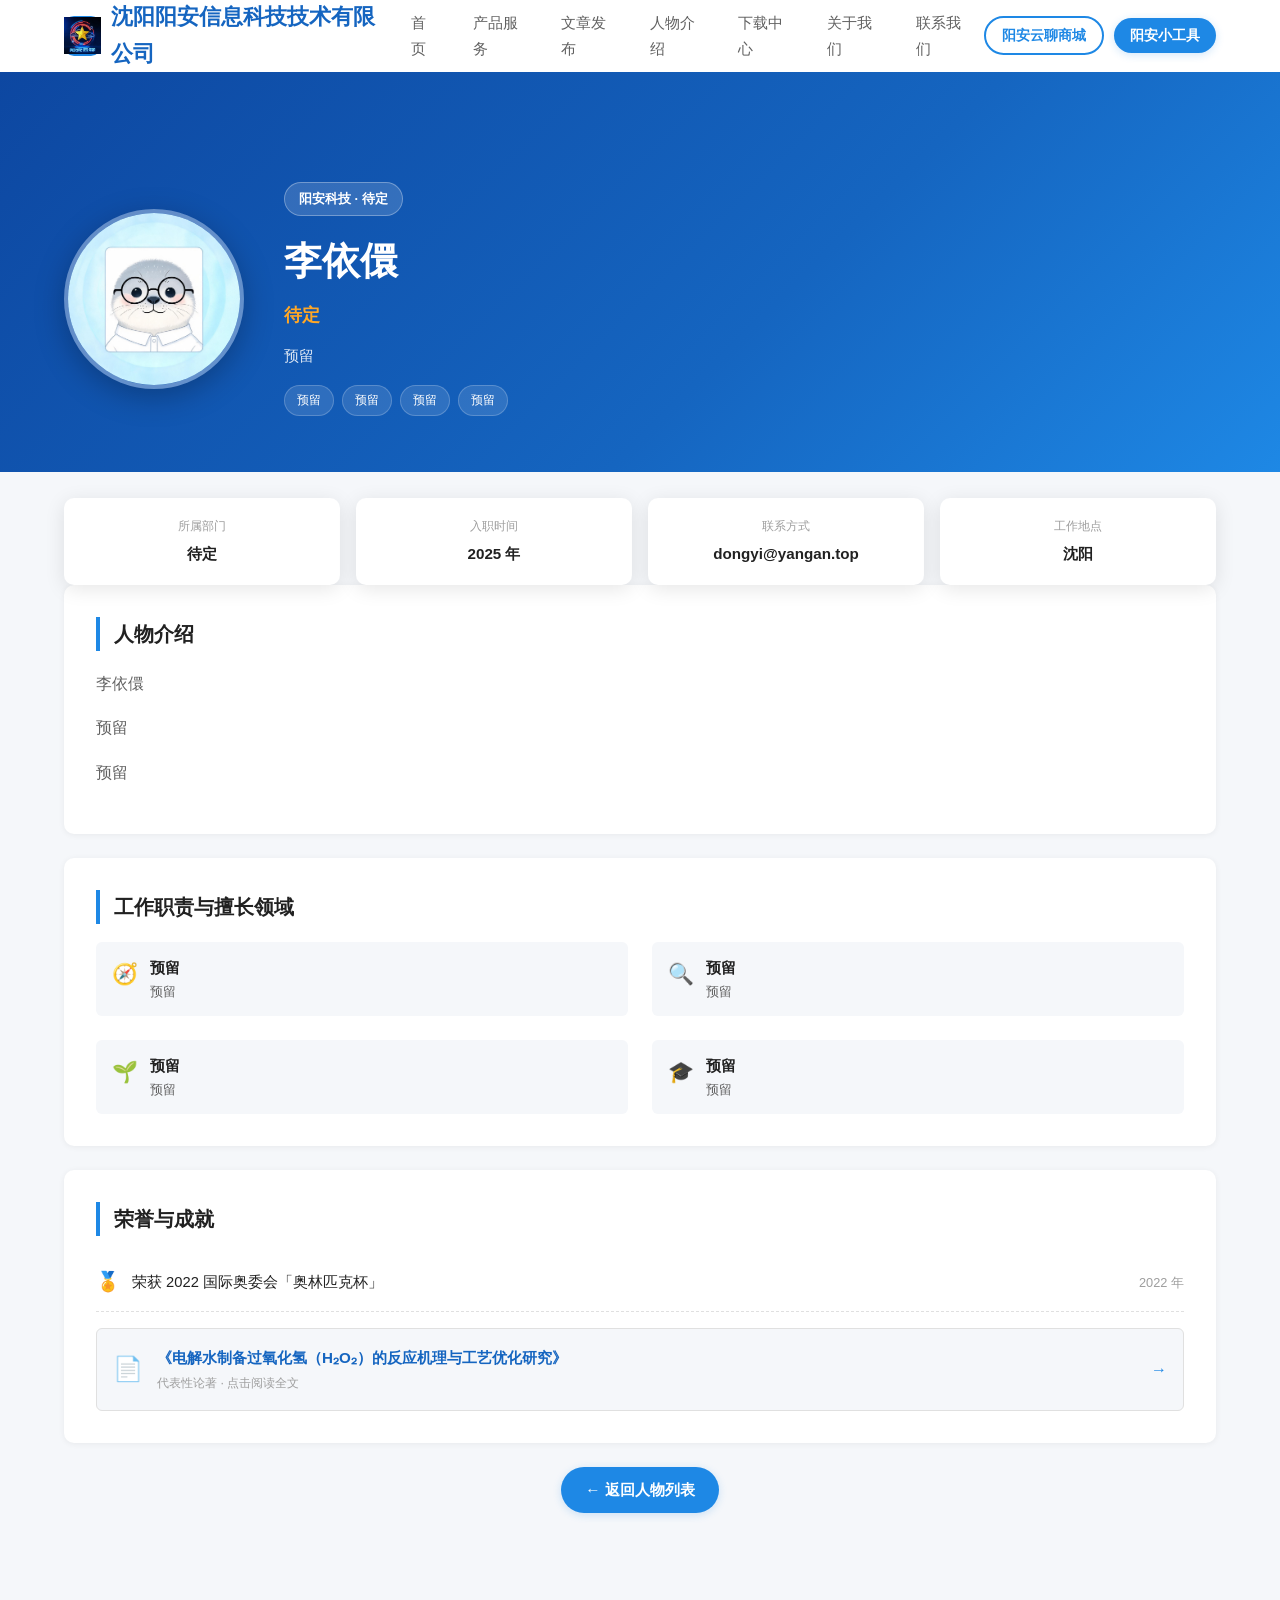
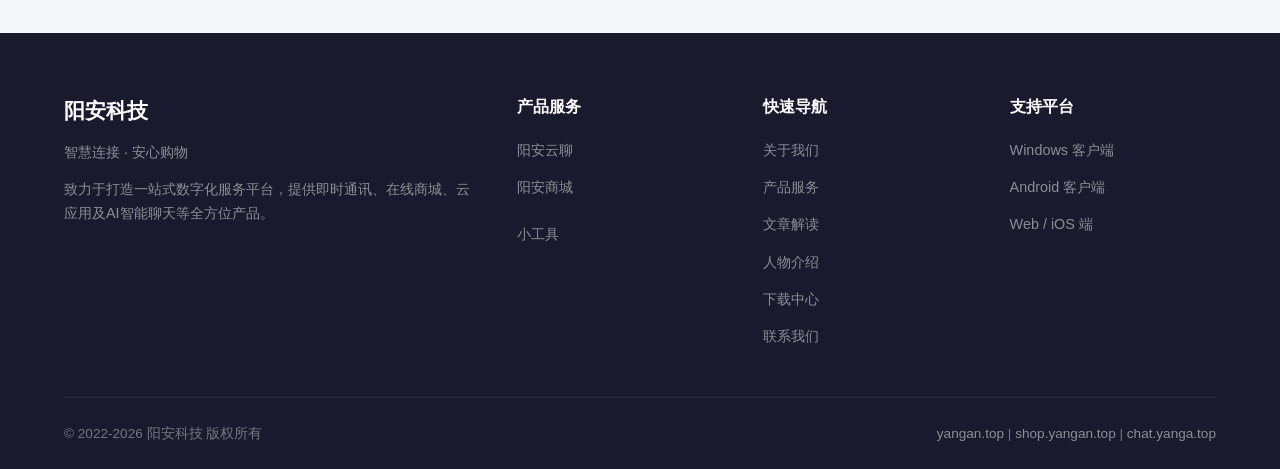
<file: official/character-05.html>
<!DOCTYPE html>
<html lang="zh-CN">
<head>
    <meta charset="UTF-8">
    <meta name="viewport" content="width=device-width, initial-scale=1.0">
    <title>李依儇 - 阳安科技</title>
    <link rel="canonical" href="https://yangan.top/official/character-05.html">
    <meta name="robots" content="index,follow">
    <link rel="icon" type="image/x-icon" href="../favicon.ico">
    <link rel="stylesheet" href="official.css">
    <style>
        .char-hero {
            background: linear-gradient(135deg, var(--primary-darker) 0%, var(--primary-dark) 60%, var(--primary) 100%);
            color: #fff; padding: 110px 0 56px; margin-top: var(--nav-height);
        }
        .char-hero-inner { display: flex; align-items: center; gap: 40px; flex-wrap: wrap; }
        .char-avatar {
            width: 180px; height: 180px; border-radius: 50%; overflow: hidden; flex-shrink: 0;
            border: 4px solid rgba(255,255,255,0.35); box-shadow: 0 8px 30px rgba(0,0,0,0.25);
        }
        .char-avatar img { width: 100%; height: 100%; object-fit: cover; }
        .char-hero-info { flex: 1; min-width: 260px; }
        .char-hero-info .char-tag {
            display: inline-block; padding: 5px 14px; margin-bottom: 12px;
            background: rgba(255,255,255,0.15); border: 1px solid rgba(255,255,255,0.3);
            border-radius: 50px; font-size: 0.8rem; font-weight: 600;
        }
        .char-hero-info h1 { font-size: 2.4rem; font-weight: 800; margin-bottom: 8px; }
        .char-hero-info .char-role { font-size: 1.1rem; color: var(--accent-light); font-weight: 600; margin-bottom: 12px; }
        .char-hero-info .char-slogan { font-size: 0.95rem; opacity: 0.85; max-width: 560px; }
        .char-hero-info .char-tags { display: flex; flex-wrap: wrap; gap: 8px; margin-top: 16px; }
        .char-hero-info .char-tags span {
            font-size: 0.78rem; background: rgba(255,255,255,0.12);
            border: 1px solid rgba(255,255,255,0.2); border-radius: 50px; padding: 4px 12px;
        }
        .char-facts { display: grid; grid-template-columns: repeat(4, 1fr); gap: 16px; margin-top: -34px; position: relative; z-index: 2; }
        .char-fact { background: #fff; border-radius: var(--radius); padding: 18px; box-shadow: var(--shadow-lg); text-align: center; }
        .char-fact .fact-label { font-size: 0.78rem; color: var(--text-muted); margin-bottom: 4px; }
        .char-fact .fact-value { font-size: 0.95rem; font-weight: 700; color: var(--text); }
        .char-section { background: #fff; border-radius: var(--radius); padding: 32px; box-shadow: var(--shadow); margin-bottom: 24px; }
        .char-section h2 { font-size: 1.25rem; font-weight: 700; margin-bottom: 18px; padding-left: 14px; border-left: 4px solid var(--primary); }
        .char-section p { color: var(--text-light); line-height: 1.9; margin-bottom: 14px; }
        .char-cols { display: grid; grid-template-columns: 1fr 1fr; gap: 24px; }
        .char-skill { display: flex; gap: 12px; align-items: flex-start; padding: 14px 16px; background: var(--bg); border-radius: var(--radius-sm); }
        .char-skill .sk-ico { font-size: 1.3rem; }
        .char-skill .sk-name { font-weight: 700; font-size: 0.92rem; }
        .char-skill .sk-desc { font-size: 0.82rem; color: var(--text-light); line-height: 1.6; }
        .char-honor { display: flex; align-items: center; gap: 12px; padding: 12px 0; border-bottom: 1px dashed var(--border); }
        .char-honor:last-child { border-bottom: none; }
        .char-honor .h-ico { font-size: 1.2rem; }
        .char-honor .h-text { font-size: 0.92rem; }
        .char-honor .h-year { margin-left: auto; font-size: 0.8rem; color: var(--text-muted); white-space: nowrap; }
        .char-paper {
            display: flex; align-items: center; gap: 14px; padding: 16px; margin-top: 16px;
            background: var(--bg); border-radius: var(--radius-sm); border: 1px solid var(--border);
            transition: all var(--transition); cursor: pointer;
        }
        .char-paper:hover { border-color: var(--primary); box-shadow: var(--shadow); }
        .char-paper .p-ico { font-size: 1.5rem; }
        .char-paper .p-title { font-weight: 700; font-size: 0.95rem; color: var(--primary-dark); }
        .char-paper .p-meta { font-size: 0.78rem; color: var(--text-muted); margin-top: 2px; }
        .char-paper .p-arrow { margin-left: auto; color: var(--primary); font-weight: 700; }
        .char-back { text-align: center; margin: 8px 0 40px; }
        .char-pager { display: flex; justify-content: space-between; gap: 16px; margin-top: 28px; }
        .char-pager a { flex: 1; background: #fff; border-radius: var(--radius); padding: 18px 24px; box-shadow: var(--shadow); transition: all var(--transition); }
        .char-pager a:hover { box-shadow: var(--shadow-lg); transform: translateY(-3px); }
        .char-pager a .p-label { font-size: 0.75rem; color: var(--text-muted); }
        .char-pager a .p-name { font-weight: 700; margin-top: 4px; }
        .char-pager a.next { text-align: right; }
        @media (max-width: 768px) {
            .char-hero-inner { justify-content: center; text-align: center; gap: 24px; }
            .char-hero-info .char-slogan { margin: 0 auto; }
            .char-facts { grid-template-columns: repeat(2, 1fr); }
            .char-cols { grid-template-columns: 1fr; }
            .char-section { padding: 22px; }
            .char-hero-info h1 { font-size: 1.9rem; }
        }
        @media (max-width: 480px) { .char-facts { grid-template-columns: 1fr; } }
    </style>
</head>
<body>

<!-- NAV -->
<nav class="nav" id="navbar">
    <div class="container">
        <a href="official.html" class="nav-logo"><div class="logo-icon"><img src="../favicon.ico"></div>沈阳阳安信息科技技术有限公司</a>
        <div class="nav-links" id="navLinks">
            <a href="official.html">首页</a>
            <a href="official-products.html">产品服务</a>
            <a href="official-articles.html">文章发布</a>
            <a href="official-characters.html" class="active">人物介绍</a>
            <a href="official-download.html">下载中心</a>
            <a href="official-about.html">关于我们</a>
            <a href="official-contact.html">联系我们</a>
        </div>
        <div class="nav-cta">
            <a href="https://shop.yangan.top" class="btn btn-outline btn-sm" target="_blank">阳安云聊商城</a>
            <a href="https://chat.yangan.top" class="btn btn-primary btn-sm" target="_blank">阳安小工具</a>
        </div>
        <button class="hamburger" id="hamburger" aria-label="菜单"><span></span><span></span><span></span></button>
    </div>
</nav>
<div class="mobile-nav" id="mobileNav">
    <div class="mobile-nav-inner">
        <a href="official.html" class="mobile-nav-item"><span class="icon">🏠</span><span>首页</span></a>
        <a href="official-products.html" class="mobile-nav-item"><span class="icon">📦</span><span>产品</span></a>
        <a href="official-articles.html" class="mobile-nav-item"><span class="icon">📰</span><span>文章</span></a>
        <a href="official-characters.html" class="mobile-nav-item active"><span class="icon">👥</span><span>人物</span></a>
        <a href="official-download.html" class="mobile-nav-item"><span class="icon">📥</span><span>下载</span></a>
    </div>
</div>

<section class="char-hero">
    <div class="container">
        <div class="char-hero-inner">
            <div class="char-avatar">
                <img src="images/characters/seal-li-yixuan.jpg" alt="李依儇">
            </div>
            <div class="char-hero-info">
                <span class="char-tag">阳安科技 · 待定</span>
                <h1>李依儇</h1>
                <div class="char-role">待定</div>
                <p class="char-slogan">预留</p>
                <div class="char-tags">
                    <span>预留</span>
                    <span>预留</span>
                    <span>预留</span>
                    <span>预留</span>
                </div>
            </div>
        </div>
    </div>
</section>

<section class="section" style="padding-top:60px;">
    <div class="container">

        <div class="char-facts">
            <div class="char-fact"><div class="fact-label">所属部门</div><div class="fact-value">待定</div></div>
            <div class="char-fact"><div class="fact-label">入职时间</div><div class="fact-value">2025 年</div></div>
            <div class="char-fact"><div class="fact-label">联系方式</div><div class="fact-value">dongyi@yangan.top</div></div>
            <div class="char-fact"><div class="fact-label">工作地点</div><div class="fact-value">沈阳</div></div>
        </div>

        <div class="char-section">
            <h2>人物介绍</h2>
            <p>李依儇</p>
            <p>预留</p>
            <p>预留</p>
        </div>

        <div class="char-section">
            <h2>工作职责与擅长领域</h2>
            <div class="char-cols">
                <div class="char-skill"><div class="sk-ico">🧭</div><div><div class="sk-name">预留</div><div class="sk-desc">预留</div></div></div>
                <div class="char-skill"><div class="sk-ico">🔍</div><div><div class="sk-name">预留</div><div class="sk-desc">预留</div></div></div>
                <div class="char-skill"><div class="sk-ico">🌱</div><div><div class="sk-name">预留</div><div class="sk-desc">预留</div></div></div>
                <div class="char-skill"><div class="sk-ico">🎓</div><div><div class="sk-name">预留</div><div class="sk-desc">预留</div></div></div>
            </div>
        </div>

        <div class="char-section">
            <h2>荣誉与成就</h2>
            <div class="char-honor"><div class="h-ico">🏅</div><div class="h-text">荣获 2022 国际奥委会「奥林匹克杯」</div><div class="h-year">2022 年</div></div>
            <a class="char-paper" href="http://47.80.18.168/article/view.php?id=9" target="_blank">
                <div class="p-ico">📄</div>
                <div>
                    <div class="p-title">《电解水制备过氧化氢（H₂O₂）的反应机理与工艺优化研究》</div>
                    <div class="p-meta">代表性论著 · 点击阅读全文</div>
                </div>
                <div class="p-arrow">→</div>
            </a>
        </div>

        <div class="char-back">
            <a href="official-characters.html" class="btn btn-primary">← 返回人物列表</a>
        </div>
    </div>
</section>

<footer class="footer">
    <div class="container">
        <div class="footer-grid">
            <div class="footer-brand"><h3>阳安科技</h3><p>智慧连接 · 安心购物</p><p style="margin-top:12px;">致力于打造一站式数字化服务平台，提供即时通讯、在线商城、云应用及AI智能聊天等全方位产品。</p></div>
            <div class="footer-col"><h4>产品服务</h4><ul><li><a href="https://yangan.top" target="_blank">阳安云聊</a></li><li><a href="https://shop.yangan.top" target="_blank">阳安商城</a></li><li></li><li><a href="https://chat.yangan.top" target="_blank">小工具</a></li></ul></div>
            <div class="footer-col"><h4>快速导航</h4><ul><li><a href="official-about.html">关于我们</a></li><li><a href="official-products.html">产品服务</a></li><li><a href="official-articles.html">文章解读</a></li><li><a href="official-characters.html">人物介绍</a></li><li><a href="official-download.html">下载中心</a></li><li><a href="official-contact.html">联系我们</a></li></ul></div>
            <div class="footer-col"><h4>支持平台</h4><ul><li><a href="../download/yanganchat.exe">Windows 客户端</a></li><li><a href="../download/yanganonline.apk">Android 客户端</a></li><li><a href="https://yangan.top" target="_blank">Web / iOS 端</a></li></ul></div>
        </div>
        <div class="footer-bottom">
            <span>&copy; 2022-2026 阳安科技 版权所有</span>
            <span><a href="https://yangan.top">yangan.top</a> | <a href="https://shop.yangan.top">shop.yangan.top</a> | <a href="https://chat.yangan.top">chat.yanga.top</a></span>
        </div>
    </div>
</footer>
<button class="back-to-top" id="backToTop" aria-label="返回顶部">↑</button>

<script src="official.js"></script>
</body>
</html>
</file>
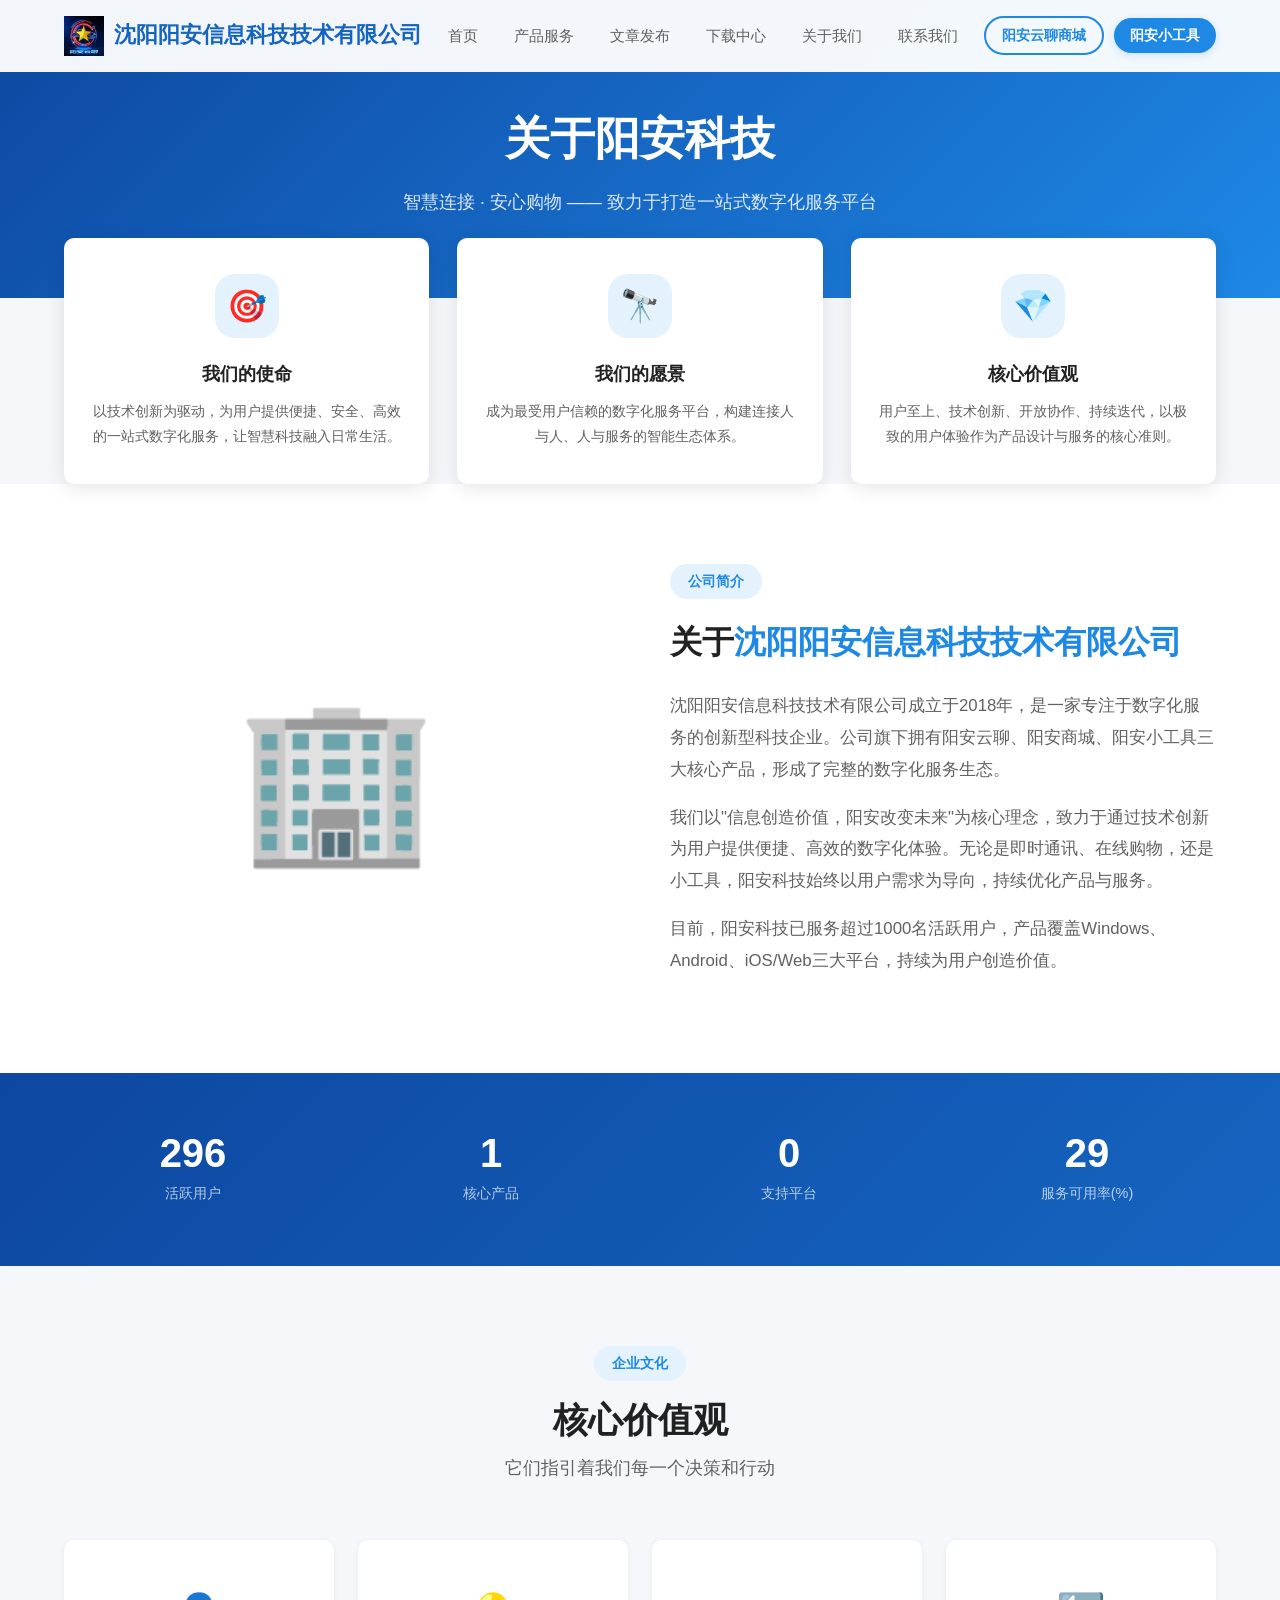
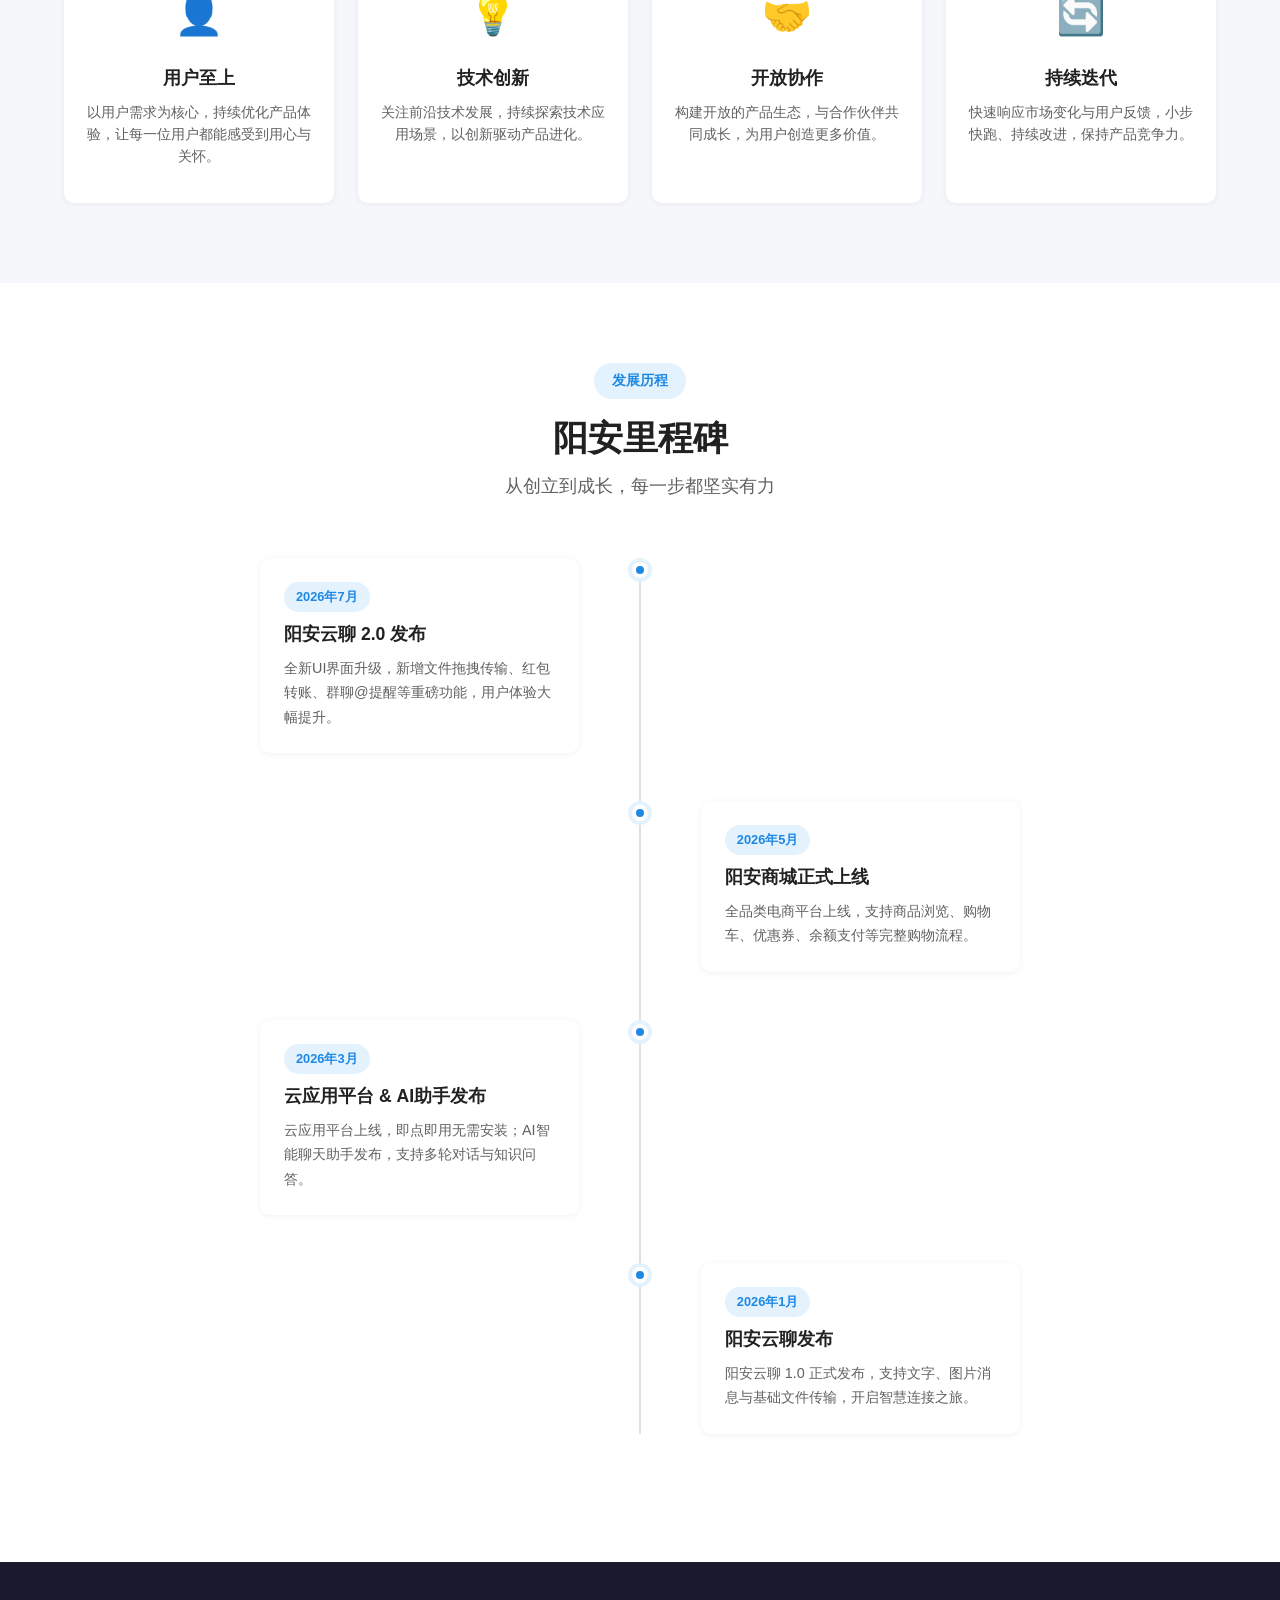
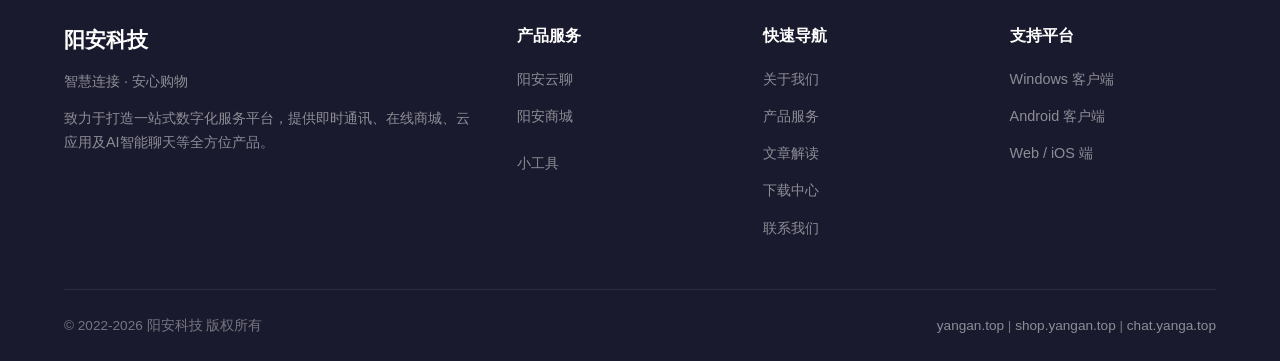
<file: official/official-about.html>
<!DOCTYPE html>
<html lang="zh-CN">
<head>
    <meta charset="UTF-8">
    <meta name="viewport" content="width=device-width, initial-scale=1.0">
    <meta name="description" content="关于阳安科技 - 了解我们的使命、愿景、团队和发展历程">
    <title>关于我们 - 阳安科技</title>
    <link rel="canonical" href="https://yangan.top/official/official-about.html">
    <link rel="icon" type="image/x-icon" href="../favicon.ico">
    <link rel="stylesheet" href="official.css">
    <style>
        .about-hero { background: linear-gradient(135deg, #0d47a1, #1e88e5); padding: 100px 0 80px; color: #fff; text-align: center; }
        .about-hero h1 { font-size: 2.8rem; font-weight: 800; margin-bottom: 12px; }
        .about-hero p { font-size: 1.1rem; opacity: 0.85; max-width: 600px; margin: 0 auto; }
        .mission-grid { display: grid; grid-template-columns: repeat(3, 1fr); gap: 28px; margin-top: -60px; position: relative; z-index: 1; }
        .mission-card { background: #fff; border-radius: var(--radius); padding: 36px 28px; text-align: center; box-shadow: var(--shadow-lg); transition: all var(--transition); }
        .mission-card:hover { transform: translateY(-8px); }
        .mission-card .m-icon { width: 64px; height: 64px; background: var(--primary-bg); border-radius: 20px; display: flex; align-items: center; justify-content: center; margin: 0 auto 20px; font-size: 2rem; }
        .mission-card h3 { font-size: 1.15rem; font-weight: 700; margin-bottom: 10px; }
        .mission-card p { font-size: 0.9rem; color: var(--text-light); line-height: 1.7; }
        .story-section { padding: 80px 0; background: #fff; }
        .story-grid { display: grid; grid-template-columns: 1fr 1fr; gap: 60px; align-items: center; }
        .story-grid .story-visual { text-align: center; }
        .story-grid .story-visual .story-icon { font-size: 10rem; display: block; }
        .story-grid .story-text h2 { font-size: 2rem; font-weight: 700; margin-bottom: 20px; }
        .story-grid .story-text h2 span { color: var(--primary); }
        .story-grid .story-text p { color: var(--text-light); font-size: 1.05rem; line-height: 1.9; margin-bottom: 16px; }
        .timeline-section { padding: 80px 0; }
        .milestone-timeline { position: relative; max-width: 800px; margin: 0 auto; padding: 0 20px; }
        .milestone-timeline::before { content: ''; position: absolute; left: 50%; transform: translateX(-50%); top: 0; bottom: 0; width: 2px; background: var(--border); }
        .ms-item { display: flex; align-items: flex-start; margin-bottom: 48px; position: relative; }
        .ms-item:nth-child(odd) { flex-direction: row; }
        .ms-item:nth-child(even) { flex-direction: row-reverse; }
        .ms-item .ms-dot { width: 16px; height: 16px; background: var(--primary); border-radius: 50%; border: 4px solid #fff; box-shadow: 0 0 0 4px var(--primary-bg); position: absolute; left: 50%; top: 4px; transform: translateX(-50%); z-index: 1; }
        .ms-item .ms-content { width: 42%; padding: 24px; background: #fff; border-radius: var(--radius); box-shadow: var(--shadow); transition: all var(--transition); }
        .ms-item .ms-content:hover { box-shadow: var(--shadow-lg); }
        .ms-item .ms-content .ms-year { display: inline-block; padding: 4px 12px; background: var(--primary-bg); color: var(--primary); border-radius: 50px; font-size: 0.8rem; font-weight: 600; margin-bottom: 8px; }
        .ms-item .ms-content h3 { font-size: 1.1rem; font-weight: 700; margin-bottom: 6px; }
        .ms-item .ms-content p { font-size: 0.9rem; color: var(--text-light); line-height: 1.7; }
        .values-grid { display: grid; grid-template-columns: repeat(4, 1fr); gap: 24px; }
        .value-card { background: #fff; border-radius: var(--radius); padding: 36px 20px; text-align: center; box-shadow: var(--shadow); transition: all var(--transition); border-top: 4px solid transparent; }
        .value-card:hover { transform: translateY(-6px); box-shadow: var(--shadow-lg); border-top-color: var(--primary); }
        .value-card .v-icon { font-size: 2.5rem; margin-bottom: 16px; }
        .value-card h3 { font-size: 1.1rem; font-weight: 700; margin-bottom: 8px; }
        .value-card p { font-size: 0.85rem; color: var(--text-light); line-height: 1.6; }
        .team-grid { display: grid; grid-template-columns: repeat(4, 1fr); gap: 24px; }
        .team-card { background: #fff; border-radius: var(--radius); overflow: hidden; box-shadow: var(--shadow); transition: all var(--transition); text-align: center; }
        .team-card:hover { transform: translateY(-6px); box-shadow: var(--shadow-lg); }
        .team-card .avatar { width: 100%; aspect-ratio: 1; background: var(--primary-bg); display: flex; align-items: center; justify-content: center; font-size: 4rem; }
        .team-card .t-info { padding: 20px 16px; }
        .team-card .t-info h3 { font-size: 1.05rem; font-weight: 700; margin-bottom: 4px; }
        .team-card .t-info .role { color: var(--primary); font-size: 0.85rem; font-weight: 500; margin-bottom: 8px; }
        .team-card .t-info .bio { color: var(--text-light); font-size: 0.8rem; line-height: 1.5; }
        .stat-bar { background: linear-gradient(135deg, var(--primary-darker), var(--primary-dark)); padding: 60px 0; color: #fff; text-align: center; }
        .stat-grid { display: grid; grid-template-columns: repeat(4, 1fr); gap: 40px; }
        .stat-item .stat-num { font-size: 2.5rem; font-weight: 800; line-height: 1; margin-bottom: 8px; }
        .stat-item .stat-label { font-size: 0.9rem; opacity: 0.7; }
        @media (max-width: 1024px) {
            .values-grid { grid-template-columns: repeat(2, 1fr); }
            .team-grid { grid-template-columns: repeat(2, 1fr); }
        }
        @media (max-width: 768px) {
            .about-hero { padding: 70px 0 50px; }
            .about-hero h1 { font-size: 1.8rem; }
            .mission-grid { grid-template-columns: 1fr; margin-top: -40px; }
            .story-grid { grid-template-columns: 1fr; gap: 32px; text-align: center; }
            .story-grid .story-visual .story-icon { font-size: 6rem; }
            .milestone-timeline::before { left: 20px; }
            .ms-item, .ms-item:nth-child(even) { flex-direction: row; }
            .ms-item .ms-dot { left: 20px; }
            .ms-item .ms-content { width: calc(100% - 48px); margin-left: 40px; }
            .ms-item:nth-child(even) .ms-content { margin-left: 40px; margin-right: 0; }
            .values-grid { grid-template-columns: 1fr; }
            .team-grid { grid-template-columns: repeat(2, 1fr); }
            .stat-grid { grid-template-columns: repeat(2, 1fr); gap: 24px; }
            .stat-item .stat-num { font-size: 2rem; }
        }
        @media (max-width: 480px) {
            .team-grid { grid-template-columns: 1fr; }
            .stat-grid { grid-template-columns: 1fr; }
        }
    </style>
</head>
<body>

<!-- NAV -->
<nav class="nav" id="navbar">
    <div class="container">
        <a href="official.html" class="nav-logo"><div class="logo-icon"><img src="../favicon.ico"></div>沈阳阳安信息科技技术有限公司</a>
        <div class="nav-links" id="navLinks">
            <a href="official.html" class="active">首页</a>
            <a href="official-products.html">产品服务</a>
            <a href="official-articles.html">文章发布</a>
            <a href="official-download.html">下载中心</a>
            <a href="official-about.html">关于我们</a>
            <a href="official-contact.html">联系我们</a>
        </div>
        <div class="nav-cta">
            <a href="https://shop.yangan.top" class="btn btn-outline btn-sm" target="_blank">阳安云聊商城</a>
            <a href="https://chat.yangan.top" class="btn btn-primary btn-sm" target="_blank">阳安小工具</a>
        </div>
        <button class="hamburger" id="hamburger" aria-label="菜单"><span></span><span></span><span></span></button>
    </div>
</nav>
<div class="mobile-nav" id="mobileNav">
    <div class="mobile-nav-inner">
        <a href="official.html" class="mobile-nav-item active"><span class="icon">🏠</span><span>首页</span></a>
        <a href="official-products.html" class="mobile-nav-item"><span class="icon">📦</span><span>产品</span></a>
        <a href="official-articles.html" class="mobile-nav-item"><span class="icon">📰</span><span>文章</span></a>
        <a href="official-download.html" class="mobile-nav-item"><span class="icon">📥</span><span>下载</span></a>
    </div>
</div>


<div class="about-hero">
    <div class="container">
        <h1>关于阳安科技</h1>
        <p>智慧连接 · 安心购物 —— 致力于打造一站式数字化服务平台</p>
    </div>
</div>

<!-- 使命愿景 -->
<div class="container">
    <div class="mission-grid">
        <div class="mission-card fade-in">
            <div class="m-icon">🎯</div>
            <h3>我们的使命</h3>
            <p>以技术创新为驱动，为用户提供便捷、安全、高效的一站式数字化服务，让智慧科技融入日常生活。</p>
        </div>
        <div class="mission-card fade-in">
            <div class="m-icon">🔭</div>
            <h3>我们的愿景</h3>
            <p>成为最受用户信赖的数字化服务平台，构建连接人与人、人与服务的智能生态体系。</p>
        </div>
        <div class="mission-card fade-in">
            <div class="m-icon">💎</div>
            <h3>核心价值观</h3>
            <p>用户至上、技术创新、开放协作、持续迭代，以极致的用户体验作为产品设计与服务的核心准则。</p>
        </div>
    </div>
</div>

<!-- 公司简介 -->
<section class="story-section">
    <div class="container">
        <div class="story-grid">
            <div class="story-visual fade-in"><span class="story-icon">🏢</span></div>
            <div class="story-text fade-in">
                <div class="section-tag">公司简介</div>
                <h2>关于<span>沈阳阳安信息科技技术有限公司</span></h2>
                <p>沈阳阳安信息科技技术有限公司成立于2018年，是一家专注于数字化服务的创新型科技企业。公司旗下拥有阳安云聊、阳安商城、阳安小工具三大核心产品，形成了完整的数字化服务生态。</p>
                <p>我们以"信息创造价值，阳安改变未来"为核心理念，致力于通过技术创新为用户提供便捷、高效的数字化体验。无论是即时通讯、在线购物，还是小工具，阳安科技始终以用户需求为导向，持续优化产品与服务。</p>
                <p>目前，阳安科技已服务超过1000名活跃用户，产品覆盖Windows、Android、iOS/Web三大平台，持续为用户创造价值。</p>
            </div>
        </div>
    </div>
</section>

<!-- 数据统计 -->
<div class="stat-bar">
    <div class="container">
        <div class="stat-grid">
            <div class="stat-item fade-in"><div class="stat-num" data-count="1000">0</div><div class="stat-label">活跃用户</div></div>
            <div class="stat-item fade-in"><div class="stat-num" data-count="4">0</div><div class="stat-label">核心产品</div></div>
            <div class="stat-item fade-in"><div class="stat-num" data-count="3">0</div><div class="stat-label">支持平台</div></div>
            <div class="stat-item fade-in"><div class="stat-num" data-count="99">0</div><div class="stat-label">服务可用率(%)</div></div>
        </div>
    </div>
</div>

<!-- 核心价值观 -->
<section class="section">
    <div class="container">
        <div class="section-header fade-in">
            <div class="section-tag">企业文化</div>
            <h2 class="section-title">核心价值观</h2>
            <p class="section-desc">它们指引着我们每一个决策和行动</p>
        </div>
        <div class="values-grid">
            <div class="value-card fade-in"><div class="v-icon">👤</div><h3>用户至上</h3><p>以用户需求为核心，持续优化产品体验，让每一位用户都能感受到用心与关怀。</p></div>
            <div class="value-card fade-in"><div class="v-icon">💡</div><h3>技术创新</h3><p>关注前沿技术发展，持续探索技术应用场景，以创新驱动产品进化。</p></div>
            <div class="value-card fade-in"><div class="v-icon">🤝</div><h3>开放协作</h3><p>构建开放的产品生态，与合作伙伴共同成长，为用户创造更多价值。</p></div>
            <div class="value-card fade-in"><div class="v-icon">🔄</div><h3>持续迭代</h3><p>快速响应市场变化与用户反馈，小步快跑、持续改进，保持产品竞争力。</p></div>
        </div>
    </div>
</section>

<!-- 发展历程 -->
<section class="section bg-white">
    <div class="container">
        <div class="section-header fade-in">
            <div class="section-tag">发展历程</div>
            <h2 class="section-title">阳安里程碑</h2>
            <p class="section-desc">从创立到成长，每一步都坚实有力</p>
        </div>
        <div class="milestone-timeline">
            <div class="ms-item fade-in">
                <div class="ms-dot"></div>
                <div class="ms-content">
                    <span class="ms-year">2026年7月</span>
                    <h3>阳安云聊 2.0 发布</h3>
                    <p>全新UI界面升级，新增文件拖拽传输、红包转账、群聊@提醒等重磅功能，用户体验大幅提升。</p>
                </div>
            </div>
            <div class="ms-item fade-in">
                <div class="ms-dot"></div>
                <div class="ms-content">
                    <span class="ms-year">2026年5月</span>
                    <h3>阳安商城正式上线</h3>
                    <p>全品类电商平台上线，支持商品浏览、购物车、优惠券、余额支付等完整购物流程。</p>
                </div>
            </div>
            <div class="ms-item fade-in">
                <div class="ms-dot"></div>
                <div class="ms-content">
                    <span class="ms-year">2026年3月</span>
                    <h3>云应用平台 & AI助手发布</h3>
                    <p>云应用平台上线，即点即用无需安装；AI智能聊天助手发布，支持多轮对话与知识问答。</p>
                </div>
            </div>
            <div class="ms-item fade-in">
                <div class="ms-dot"></div>
                <div class="ms-content">
                    <span class="ms-year">2026年1月</span>
                    <h3>阳安云聊发布</h3>
                    <p>阳安云聊 1.0 正式发布，支持文字、图片消息与基础文件传输，开启智慧连接之旅。</p>
                </div>
            </div>
        </div>
    </div>
</section>

<!-- 团队介绍 -->
<!--<section class="section">
    <div class="container">
        <div class="section-header fade-in">
            <div class="section-tag">核心团队</div>
            <h2 class="section-title">我们的团队</h2>
            <p class="section-desc">一支充满激情与创造力的团队，为共同的目标努力</p>
        </div>
        <div class="team-grid">
            <div class="team-card fade-in">
                <div class="avatar">👨‍💼</div>
                <div class="t-info">
                    <h3>创始人</h3>
                    <div class="role">CEO & 产品负责人</div>
                    <div class="bio">全面负责公司战略规划与产品方向，致力于打造卓越的数字化服务平台。</div>
                </div>
            </div>
            <div class="team-card fade-in">
                <div class="avatar">👨‍💻</div>
                <div class="t-info">
                    <h3>技术团队</h3>
                    <div class="role">研发工程师</div>
                    <div class="bio">负责核心产品研发与系统架构，保障平台稳定高效运行，持续技术创新。</div>
                </div>
            </div>
            <div class="team-card fade-in">
                <div class="avatar">🎨</div>
                <div class="t-info">
                    <h3>设计团队</h3>
                    <div class="role">UI/UX 设计师</div>
                    <div class="bio">专注于用户体验设计，打造简洁美观、易用的产品界面，提升用户满意度。</div>
                </div>
            </div>
            <div class="team-card fade-in">
                <div class="avatar">📊</div>
                <div class="t-info">
                    <h3>运营团队</h3>
                    <div class="role">运营 & 市场</div>
                    <div class="bio">负责产品运营推广、用户增长与客户服务，提升品牌影响力与用户粘性。</div>
                </div>
            </div>
        </div>
    </div>
</section>-->

<footer class="footer">
    <div class="container">
        <div class="footer-grid">
            <div class="footer-brand"><h3>阳安科技</h3><p>智慧连接 · 安心购物</p><p style="margin-top:12px;">致力于打造一站式数字化服务平台，提供即时通讯、在线商城、云应用及AI智能聊天等全方位产品。</p></div>
            <div class="footer-col"><h4>产品服务</h4><ul><li><a href="https://yangan.top" target="_blank">阳安云聊</a></li><li><a href="https://shop.yangan.top" target="_blank">阳安商城</a></li><li></li><li><a href="https://chat.yangan.top" target="_blank">小工具</a></li></ul></div>
            <div class="footer-col"><h4>快速导航</h4><ul><li><a href="official-about.html">关于我们</a></li><li><a href="official-products.html">产品服务</a></li><li><a href="official-articles.html">文章解读</a></li><li><a href="official-download.html">下载中心</a></li><li><a href="official-contact.html">联系我们</a></li></ul></div>
            <div class="footer-col"><h4>支持平台</h4><ul><li><a href="../download/yanganchat.exe">Windows 客户端</a></li><li><a href="../download/yanganonline.apk">Android 客户端</a></li><li><a href="https://yangan.top" target="_blank">Web / iOS 端</a></li></ul></div>
        </div>
        <div class="footer-bottom">
            <span>&copy; 2022-2026 阳安科技 版权所有</span>
            <span><a href="https://yangan.top">yangan.top</a> | <a href="https://shop.yangan.top">shop.yangan.top</a> | <a href="https://chat.yangan.top">chat.yanga.top</a></span>
        </div>
    </div>
</footer>
<button class="back-to-top" id="backToTop" aria-label="返回顶部">↑</button>

<script src="official.js"></script>
</body>
</html>
</file>
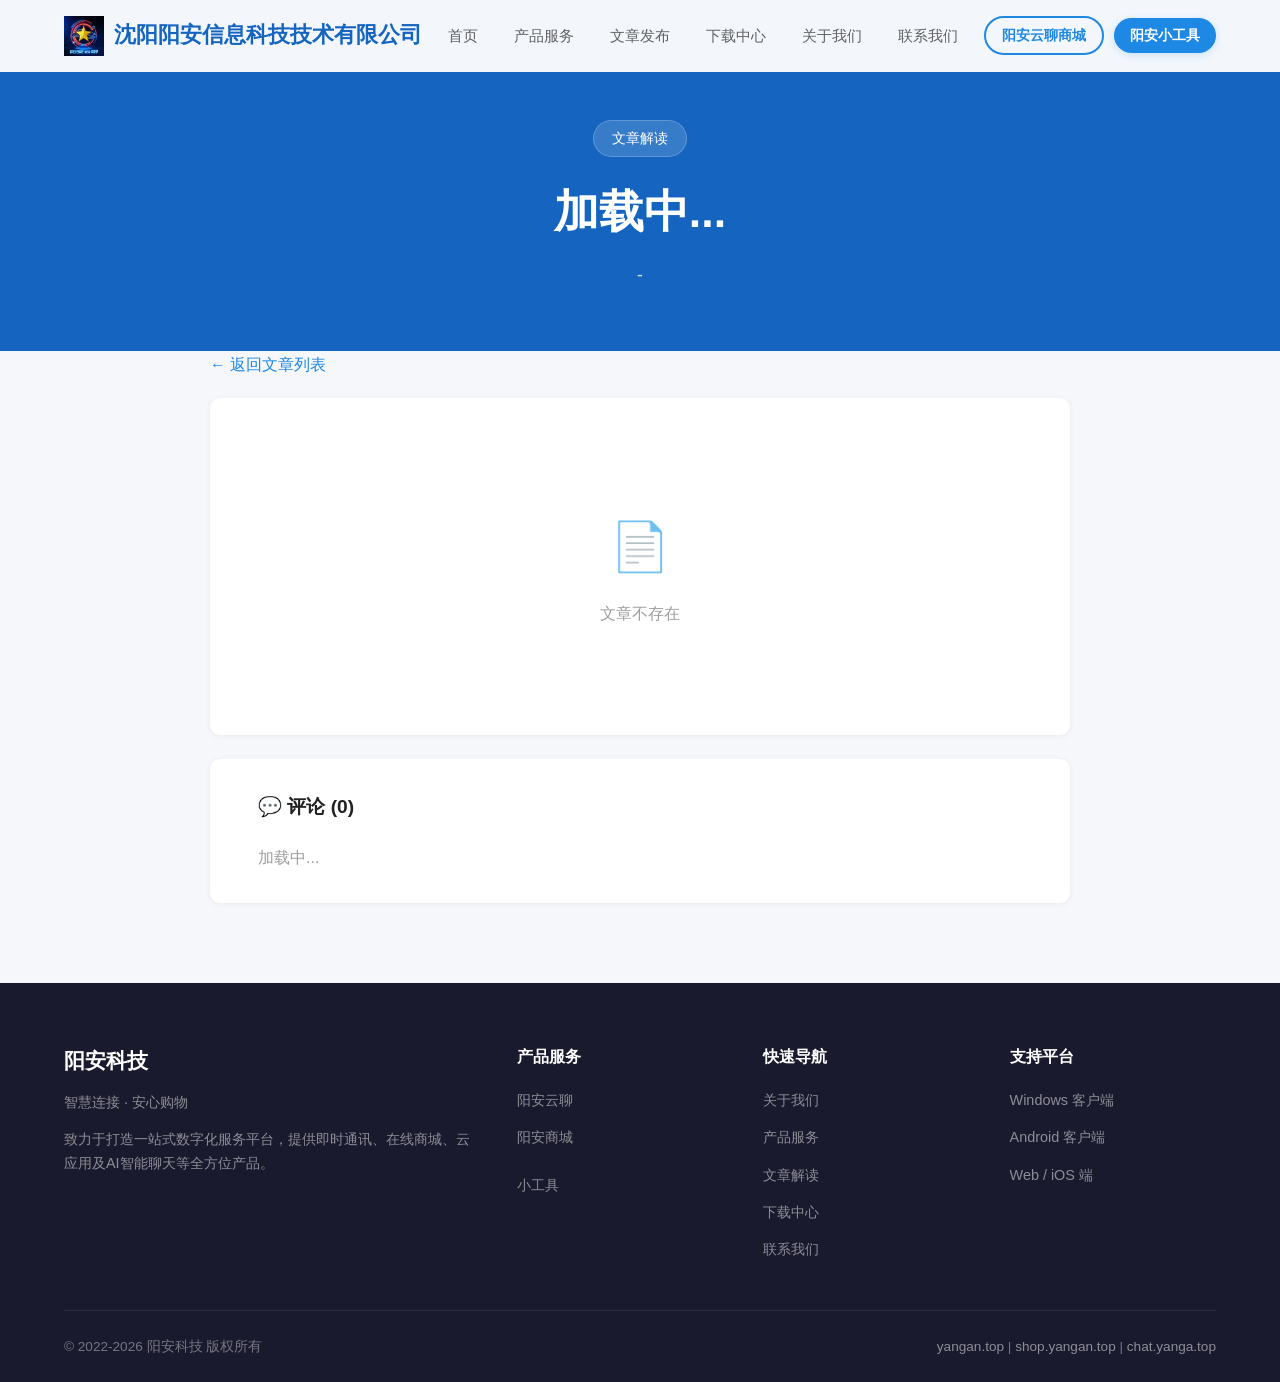
<file: official/official-article-detail.html>
<!DOCTYPE html>
<html lang="zh-CN">
<head>
    <meta charset="UTF-8">
    <meta name="viewport" content="width=device-width, initial-scale=1.0">
    <title>文章详情 - 阳安科技</title>
    <link rel="canonical" href="https://yangan.top/official/official-article-detail.html">
    <link rel="icon" type="image/x-icon" href="../favicon.ico">
    <link rel="stylesheet" href="official.css">
    <style>
        .article-detail-container { max-width: 860px; margin: 0 auto; }
        .article-detail { background: #fff; border-radius: var(--radius); padding: 48px; box-shadow: var(--shadow); margin-bottom: 24px; }
        .article-detail h1 { font-size: 2rem; font-weight: 800; line-height: 1.4; margin-bottom: 20px; }
        .article-detail .meta-bar { display: flex; align-items: center; gap: 20px; padding-bottom: 24px; margin-bottom: 28px; border-bottom: 1px solid var(--border); flex-wrap: wrap; font-size: 0.9rem; color: var(--text-muted); }
        .article-detail .meta-bar .author { color: var(--primary); font-weight: 600; }
        .article-detail .content { font-size: 1.05rem; line-height: 1.9; color: var(--text); word-break: break-word; }
        .article-detail .content img { max-width: 100%; border-radius: var(--radius-sm); margin: 16px 0; }
        .article-detail .content p { margin-bottom: 16px; }
        .article-actions { display: flex; gap: 12px; margin-top: 32px; padding-top: 24px; border-top: 1px solid var(--border); }
        .article-actions .act-btn { display: flex; align-items: center; gap: 6px; padding: 10px 20px; border: 1px solid var(--border); background: #fff; border-radius: 50px; cursor: pointer; transition: all var(--transition); font-size: 0.9rem; }
        .article-actions .act-btn:hover { border-color: var(--primary); color: var(--primary); }
        .article-actions .act-btn.liked { color: var(--danger); border-color: var(--danger); background: #fff5f5; }
        .comments-section { background: #fff; border-radius: var(--radius); padding: 32px 48px; box-shadow: var(--shadow); }
        .comments-section h3 { font-size: 1.2rem; font-weight: 700; margin-bottom: 20px; }
        .comment-item { padding: 16px 0; border-bottom: 1px solid #f5f5f5; }
        .comment-item:last-child { border-bottom: none; }
        .comment-item .comment-user { font-weight: 600; font-size: 0.9rem; margin-bottom: 4px; }
        .comment-item .comment-text { color: var(--text-light); font-size: 0.95rem; }
        .comment-item .comment-time { font-size: 0.75rem; color: var(--text-muted); margin-top: 4px; }
        .back-link { display: inline-block; margin-bottom: 20px; color: var(--primary); font-weight: 500; }
        .back-link:hover { text-decoration: underline; }
        @media (max-width: 768px) {
            .article-detail { padding: 24px; }
            .article-detail h1 { font-size: 1.4rem; }
            .comments-section { padding: 20px 24px; }
        }
    </style>
</head>
<body>

<!-- NAV -->
<nav class="nav" id="navbar">
    <div class="container">
        <a href="official.html" class="nav-logo"><div class="logo-icon"><img src="../favicon.ico"></div>沈阳阳安信息科技技术有限公司</a>
        <div class="nav-links" id="navLinks">
            <a href="official.html" class="active">首页</a>
            <a href="official-products.html">产品服务</a>
            <a href="official-articles.html">文章发布</a>
            <a href="official-download.html">下载中心</a>
            <a href="official-about.html">关于我们</a>
            <a href="official-contact.html">联系我们</a>
        </div>
        <div class="nav-cta">
            <a href="https://shop.yangan.top" class="btn btn-outline btn-sm" target="_blank">阳安云聊商城</a>
            <a href="https://chat.yangan.top" class="btn btn-primary btn-sm" target="_blank">阳安小工具</a>
        </div>
        <button class="hamburger" id="hamburger" aria-label="菜单"><span></span><span></span><span></span></button>
    </div>
</nav>
<div class="mobile-nav" id="mobileNav">
    <div class="mobile-nav-inner">
        <a href="official.html" class="mobile-nav-item active"><span class="icon">🏠</span><span>首页</span></a>
        <a href="official-products.html" class="mobile-nav-item"><span class="icon">📦</span><span>产品</span></a>
        <a href="official-articles.html" class="mobile-nav-item"><span class="icon">📰</span><span>文章</span></a>
        <a href="official-download.html" class="mobile-nav-item"><span class="icon">📥</span><span>下载</span></a>
    </div>
</div>


<div class="page-header">
    <div class="container">
        <div class="page-tag">文章解读</div>
        <h1 id="articleTitle">加载中...</h1>
        <p id="articleMeta">-</p>
    </div>
</div>

<section class="section" style="padding-top:0;">
    <div class="container">
        <div class="article-detail-container">
            <a href="official-articles.html" class="back-link">← 返回文章列表</a>
            <div class="article-detail" id="articleDetail">
                <div class="loading-wrap"><div class="loading-spinner"></div>加载中...</div>
            </div>
            <div class="comments-section" id="commentsSection">
                <h3>💬 评论 (<span id="commentCount">0</span>)</h3>
                <div id="commentsList"><p style="color:var(--text-muted);">加载中...</p></div>
            </div>
        </div>
    </div>
</section>

<footer class="footer">
    <div class="container">
        <div class="footer-grid">
            <div class="footer-brand"><h3>阳安科技</h3><p>智慧连接 · 安心购物</p><p style="margin-top:12px;">致力于打造一站式数字化服务平台，提供即时通讯、在线商城、云应用及AI智能聊天等全方位产品。</p></div>
            <div class="footer-col"><h4>产品服务</h4><ul><li><a href="https://yangan.top" target="_blank">阳安云聊</a></li><li><a href="https://shop.yangan.top" target="_blank">阳安商城</a></li><li></li><li><a href="https://chat.yangan.top" target="_blank">小工具</a></li></ul></div>
            <div class="footer-col"><h4>快速导航</h4><ul><li><a href="official-about.html">关于我们</a></li><li><a href="official-products.html">产品服务</a></li><li><a href="official-articles.html">文章解读</a></li><li><a href="official-download.html">下载中心</a></li><li><a href="official-contact.html">联系我们</a></li></ul></div>
            <div class="footer-col"><h4>支持平台</h4><ul><li><a href="../download/yanganchat.exe">Windows 客户端</a></li><li><a href="../download/yanganonline.apk">Android 客户端</a></li><li><a href="https://yangan.top" target="_blank">Web / iOS 端</a></li></ul></div>
        </div>
        <div class="footer-bottom">
            <span>&copy; 2022-2026 阳安科技 版权所有</span>
            <span><a href="https://yangan.top">yangan.top</a> | <a href="https://shop.yangan.top">shop.yangan.top</a> | <a href="https://chat.yangan.top">chat.yanga.top</a></span>
        </div>
    </div>
</footer>
<button class="back-to-top" id="backToTop" aria-label="返回顶部">↑</button>

<script src="official.js"></script>
<script>
const articleId = new URLSearchParams(location.search).get('id');

async function loadArticle() {
    if (!articleId) {
        document.getElementById('articleDetail').innerHTML = '<div class="empty-state"><div class="empty-icon">📄</div><p>文章不存在</p></div>';
        return;
    }
    try {
        const res = await fetch(`http://47.80.18.168/article/api.php?action=get&id=${articleId}`);
        const data = await res.json();
        if (data && data.success) {
            const a = data.data;
            document.getElementById('articleTitle').textContent = a.title;
            document.getElementById('articleMeta').textContent = `${a.author_name || '阳安科技'} · ${fmtDate(a.created_at)} · ${a.view_count || 0} 阅读`;
            document.title = a.title + ' - 阳安科技';
            document.getElementById('articleDetail').innerHTML = `
                <h1>${htmlEscape(a.title)}</h1>
                <div class="meta-bar">
                    <span class="author">👤 ${htmlEscape(a.author_name || '阳安科技')}</span>
                    <span>📅 ${fmtDate(a.created_at)}</span>
                    <span>👁️ ${a.view_count || 0} 阅读</span>
                    <span>❤️ ${a.like_count || 0} 点赞</span>
                    <span>💬 ${a.comment_count || 0} 评论</span>
                </div>
                <div class="content">${a.content || '(无内容)'}</div>
                <div class="article-actions">
                    <button class="act-btn" onclick="shareArticle()"><span>🔗</span> 分享文章</button>
                    <button class="act-btn" onclick="history.back()"><span>↩</span> 返回</button>
                </div>
            `;
            document.getElementById('commentCount').textContent = a.comment_count || 0;
            if (a.css_content) {
                const style = document.createElement('style');
                style.textContent = a.css_content;
                document.head.appendChild(style);
            }
            // 增加浏览
            fetch(`http://47.80.18.168/article/api.php?action=view&id=${articleId}`).catch(()=>{});
        } else {
            document.getElementById('articleDetail').innerHTML = '<div class="empty-state"><div class="empty-icon">📄</div><p>文章不存在</p></div>';
        }
    } catch(e) {
        document.getElementById('articleDetail').innerHTML = '<div class="empty-state"><div class="empty-icon">📄</div><p>加载失败</p></div>';
    }
}

async function loadComments() {
    if (!articleId) return;
    try {
        const res = await fetch(`http://47.80.18.168/article/api.php?action=getComments&article_id=${articleId}`);
        const data = await res.json();
        const list = document.getElementById('commentsList');
        if (data && data.success && data.data.length > 0) {
            list.innerHTML = data.data.map(c => `
                <div class="comment-item">
                    <div class="comment-user">${htmlEscape(c.user_name || '匿名用户')}</div>
                    <div class="comment-text">${htmlEscape(c.content)}</div>
                    <div class="comment-time">${fmtTime(c.created_at)}</div>
                </div>
            `).join('');
        } else {
            list.innerHTML = '<p style="color:var(--text-muted);text-align:center;padding:20px;">暂无评论</p>';
        }
    } catch(e) {
        document.getElementById('commentsList').innerHTML = '<p style="color:var(--text-muted);">加载评论失败</p>';
    }
}

function shareArticle() {
    const url = location.href;
    if (navigator.share) { navigator.share({ title: document.title, url }); }
    else { navigator.clipboard.writeText(url).then(() => alert('链接已复制！')); }
}

loadArticle();
loadComments();
</script>
</body>
</html>
</file>
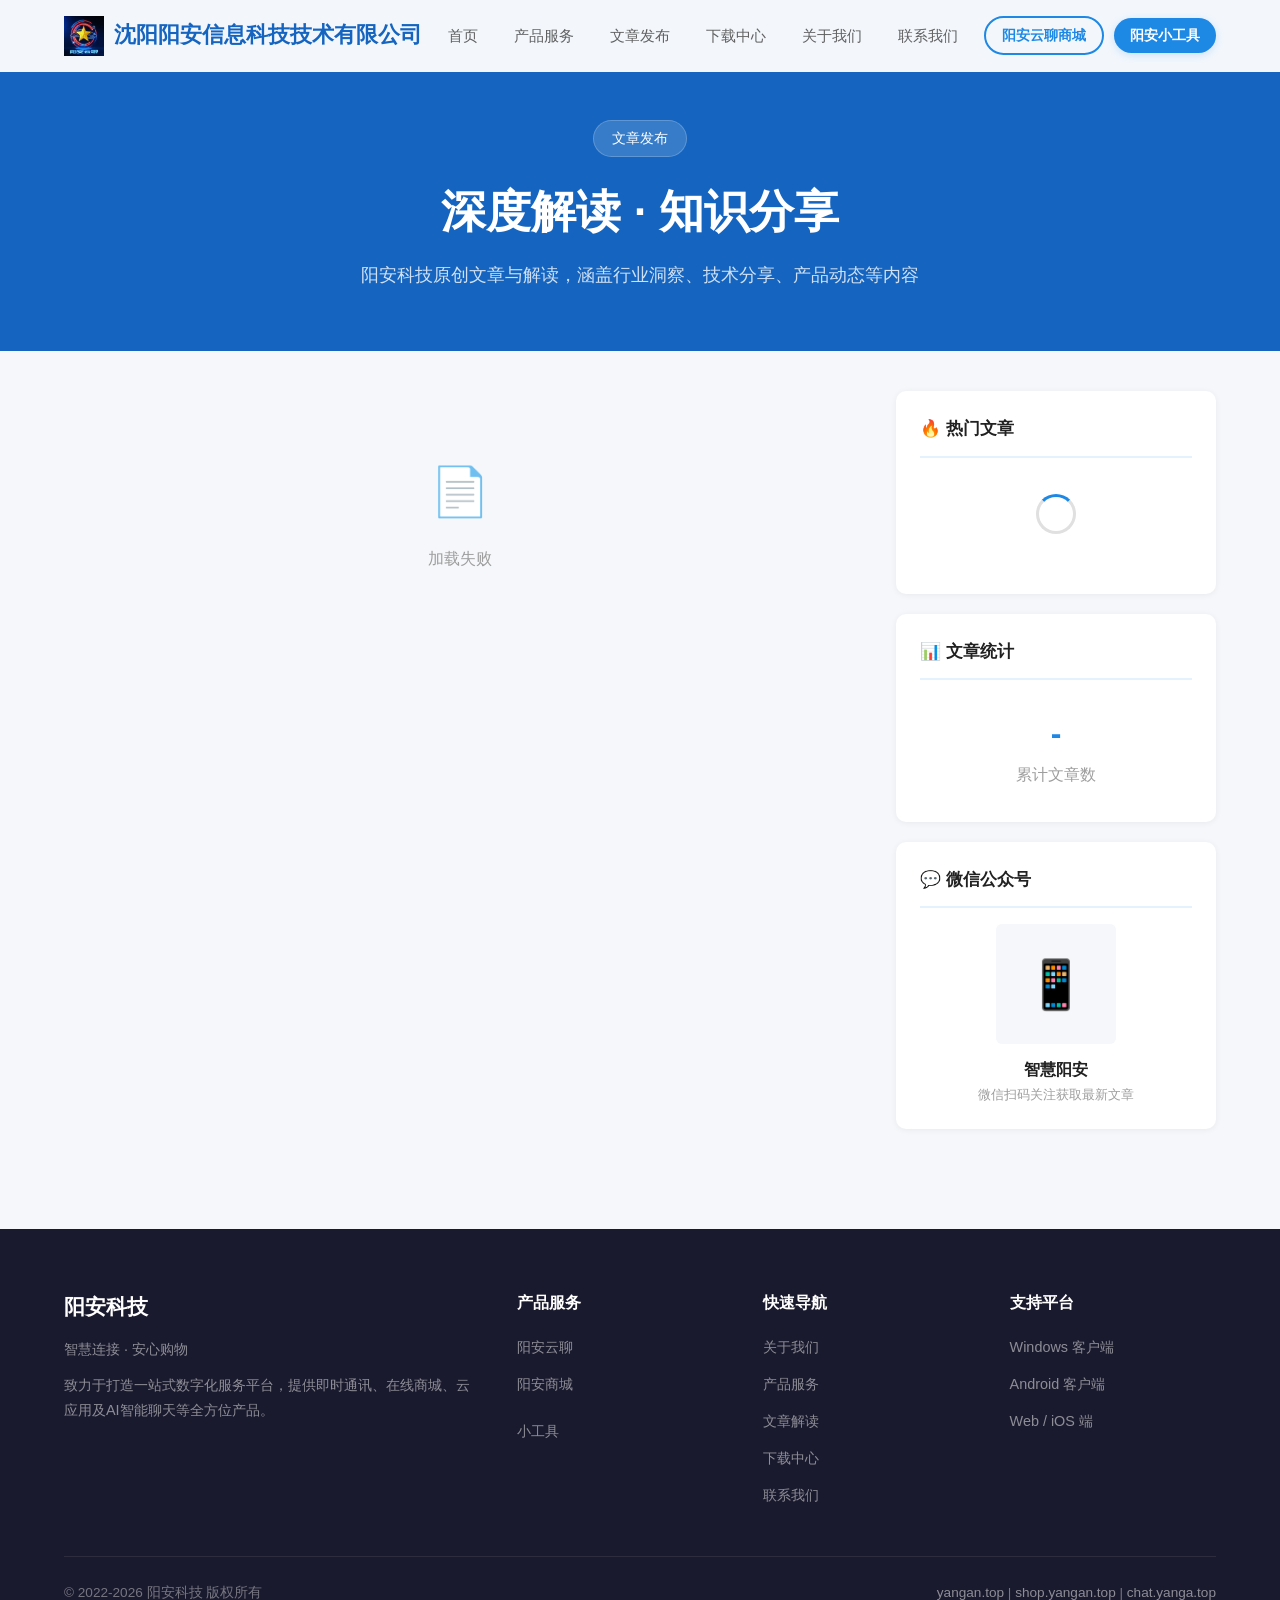
<file: official/official-articles.html>
<!DOCTYPE html>
<html lang="zh-CN">
<head>
    <meta charset="UTF-8">
    <meta name="viewport" content="width=device-width, initial-scale=1.0">
    <title>文章解读 - 阳安科技</title>
    <link rel="canonical" href="https://yangan.top/official/official-articles.html">
    <meta name="description" content="阳安科技原创文章与解读 - 涵盖行业洞察、技术分享、产品动态等内容。">
    <link rel="icon" type="image/x-icon" href="../favicon.ico">
    <link rel="stylesheet" href="official.css">
    <style>
        .articles-layout { display: grid; grid-template-columns: 1fr 320px; gap: 40px; align-items: start; }
        .articles-main { display: flex; flex-direction: column; gap: 20px; }
        .article-card { background: #fff; border-radius: var(--radius); padding: 28px; box-shadow: var(--shadow); cursor: pointer; transition: all var(--transition); border-left: 4px solid transparent; }
        .article-card:hover { transform: translateY(-4px); box-shadow: var(--shadow-lg); border-left-color: var(--primary); }
        .article-card h3 { font-size: 1.2rem; font-weight: 700; margin-bottom: 10px; color: var(--text); line-height: 1.5; }
        .article-card .excerpt { color: var(--text-light); font-size: 0.9rem; line-height: 1.7; display: -webkit-box; -webkit-line-clamp: 2; -webkit-box-orient: vertical; overflow: hidden; margin-bottom: 14px; }
        .article-card .meta { display: flex; align-items: center; gap: 16px; font-size: 0.8rem; color: var(--text-muted); flex-wrap: wrap; }
        .article-card .meta span { display: flex; align-items: center; gap: 4px; }
        .article-card .meta .author { color: var(--primary); font-weight: 500; }
        .sidebar-card { background: #fff; border-radius: var(--radius); padding: 24px; box-shadow: var(--shadow); margin-bottom: 20px; }
        .sidebar-card h4 { font-size: 1.05rem; font-weight: 700; margin-bottom: 16px; padding-bottom: 12px; border-bottom: 2px solid var(--primary-bg); }
        .sidebar-card .hot-item { padding: 10px 0; border-bottom: 1px solid #f5f5f5; cursor: pointer; transition: color var(--transition); display: flex; gap: 8px; align-items: flex-start; }
        .sidebar-card .hot-item:hover { color: var(--primary); }
        .sidebar-card .hot-item .rank { font-weight: 800; font-size: 1.1rem; color: var(--primary); min-width: 24px; }
        .sidebar-card .hot-item .rank.gold { color: #f59e0b; }
        .sidebar-card .hot-item:last-child { border-bottom: none; }
        .pagination { display: flex; justify-content: center; gap: 8px; margin-top: 32px; }
        .pagination button { padding: 8px 16px; border: 1px solid var(--border); background: #fff; border-radius: var(--radius-xs); cursor: pointer; transition: all var(--transition); font-size: 0.9rem; }
        .pagination button:hover { border-color: var(--primary); color: var(--primary); }
        .pagination button.active { background: var(--primary); color: #fff; border-color: var(--primary); }
        .pagination button:disabled { opacity: 0.4; cursor: not-allowed; }
        @media (max-width: 768px) {
            .articles-layout { grid-template-columns: 1fr; }
            .article-card { padding: 20px; }
            .pagination button { padding: 6px 12px; font-size: 0.8rem; }
        }
    </style>
</head>
<body>

<!-- NAV -->
<nav class="nav" id="navbar">
    <div class="container">
        <a href="official.html" class="nav-logo"><div class="logo-icon"><img src="../favicon.ico"></div>沈阳阳安信息科技技术有限公司</a>
        <div class="nav-links" id="navLinks">
            <a href="official.html" class="active">首页</a>
            <a href="official-products.html">产品服务</a>
            <a href="official-articles.html">文章发布</a>
            <a href="official-download.html">下载中心</a>
            <a href="official-about.html">关于我们</a>
            <a href="official-contact.html">联系我们</a>
        </div>
        <div class="nav-cta">
            <a href="https://shop.yangan.top" class="btn btn-outline btn-sm" target="_blank">阳安云聊商城</a>
            <a href="https://chat.yangan.top" class="btn btn-primary btn-sm" target="_blank">阳安小工具</a>
        </div>
        <button class="hamburger" id="hamburger" aria-label="菜单"><span></span><span></span><span></span></button>
    </div>
</nav>
<div class="mobile-nav" id="mobileNav">
    <div class="mobile-nav-inner">
        <a href="official.html" class="mobile-nav-item active"><span class="icon">🏠</span><span>首页</span></a>
        <a href="official-products.html" class="mobile-nav-item"><span class="icon">📦</span><span>产品</span></a>
        <a href="official-articles.html" class="mobile-nav-item"><span class="icon">📰</span><span>文章</span></a>
        <a href="official-download.html" class="mobile-nav-item"><span class="icon">📥</span><span>下载</span></a>
    </div>
</div>


<div class="page-header">
    <div class="container">
        <div class="page-tag">文章发布</div>
        <h1>深度解读 · 知识分享</h1>
        <p>阳安科技原创文章与解读，涵盖行业洞察、技术分享、产品动态等内容</p>
    </div>
</div>

<section class="section" style="padding-top:40px;">
    <div class="container">
        <div class="articles-layout">
            <div class="articles-main">
                <div id="articlesList"><div class="loading-wrap"><div class="loading-spinner"></div>加载文章中...</div></div>
                <div class="pagination" id="pagination"></div>
            </div>
            <aside class="fade-in">
                <div class="sidebar-card">
                    <h4>🔥 热门文章</h4>
                    <div id="hotArticles"><div class="loading-wrap" style="padding:20px;"><div class="loading-spinner"></div></div></div>
                </div>
                <div class="sidebar-card">
                    <h4>📊 文章统计</h4>
                    <div style="text-align:center;padding:10px 0;">
                        <div style="font-size:2rem;font-weight:800;color:var(--primary);" id="totalArticles">-</div>
                        <div style="color:var(--text-muted);">累计文章数</div>
                    </div>
                </div>
                <div class="sidebar-card">
                    <h4>💬 微信公众号</h4>
                    <div style="text-align:center;">
                        <div style="width:120px;height:120px;background:var(--bg);border-radius:var(--radius-sm);margin:0 auto 12px;display:flex;align-items:center;justify-content:center;font-size:3rem;">📱</div>
                        <p style="font-weight:600;">智慧阳安</p>
                        <p style="font-size:0.8rem;color:var(--text-muted);">微信扫码关注获取最新文章</p>
                    </div>
                </div>
            </aside>
        </div>
    </div>
</section>

<footer class="footer">
    <div class="container">
        <div class="footer-grid">
            <div class="footer-brand"><h3>阳安科技</h3><p>智慧连接 · 安心购物</p><p style="margin-top:12px;">致力于打造一站式数字化服务平台，提供即时通讯、在线商城、云应用及AI智能聊天等全方位产品。</p></div>
            <div class="footer-col"><h4>产品服务</h4><ul><li><a href="https://yangan.top" target="_blank">阳安云聊</a></li><li><a href="https://shop.yangan.top" target="_blank">阳安商城</a></li><li></li><li><a href="https://chat.yangan.top" target="_blank">小工具</a></li></ul></div>
            <div class="footer-col"><h4>快速导航</h4><ul><li><a href="official-about.html">关于我们</a></li><li><a href="official-products.html">产品服务</a></li><li><a href="official-articles.html">文章解读</a></li><li><a href="official-download.html">下载中心</a></li><li><a href="official-contact.html">联系我们</a></li></ul></div>
            <div class="footer-col"><h4>支持平台</h4><ul><li><a href="../download/yanganchat.exe">Windows 客户端</a></li><li><a href="../download/yanganonline.apk">Android 客户端</a></li><li><a href="https://yangan.top" target="_blank">Web / iOS 端</a></li></ul></div>
        </div>
        <div class="footer-bottom">
            <span>&copy; 2022-2026 阳安科技 版权所有</span>
            <span><a href="https://yangan.top">yangan.top</a> | <a href="https://shop.yangan.top">shop.yangan.top</a> | <a href="https://chat.yangan.top">chat.yanga.top</a></span>
        </div>
    </div>
</footer>
<button class="back-to-top" id="backToTop" aria-label="返回顶部">↑</button>

<script src="official.js"></script>
<script>
let currentPage = 1;
let totalPages = 1;

async function loadArticles(page = 1) {
    currentPage = page;
    const list = document.getElementById('articlesList');
    list.innerHTML = '<div class="loading-wrap"><div class="loading-spinner"></div>加载中...</div>';
    try {
        const res = await fetch(`http://47.80.18.168/article/api.php?action=list&page=${page}`);
        const data = await res.json();
        if (data && data.success) {
            const articles = data.data.articles;
            totalPages = Math.ceil(data.data.total / data.data.limit);
            document.getElementById('totalArticles').textContent = data.data.total;
            if (articles.length === 0) {
                list.innerHTML = '<div class="empty-state"><div class="empty-icon">📄</div><p>暂无文章</p></div>';
            } else {
                list.innerHTML = articles.map(a => `
                    <div class="article-card" onclick="location.href='../article/view.php?id=${a.id}'">
                        <h3>${htmlEscape(a.title)}</h3>
                        <div class="excerpt">${htmlEscape((a.content || '').replace(/<[^>]*>/g, '').substring(0, 150))}</div>
                        <div class="meta">
                            <span class="author">👤 ${htmlEscape(a.author_name || '阳安科技')}</span>
                            <span>📅 ${fmtDate(a.created_at)}</span>
                            <span>👁️ ${a.view_count || 0} 阅读</span>
                            <span>❤️ ${a.like_count || 0} 点赞</span>
                            <span>💬 ${a.comment_count || 0} 评论</span>
                        </div>
                    </div>
                `).join('');
            }
            renderPagination();
        } else {
            list.innerHTML = '<div class="empty-state"><div class="empty-icon">📄</div><p>加载失败</p></div>';
        }
    } catch(e) {
        list.innerHTML = '<div class="empty-state"><div class="empty-icon">📄</div><p>加载失败</p></div>';
    }
}

function renderPagination() {
    const p = document.getElementById('pagination');
    if (totalPages <= 1) { p.innerHTML = ''; return; }
    let html = `<button ${currentPage===1?'disabled':''} onclick="loadArticles(${currentPage-1})">上一页</button>`;
    for (let i = 1; i <= totalPages; i++) {
        html += `<button class="${i===currentPage?'active':''}" onclick="loadArticles(${i})">${i}</button>`;
    }
    html += `<button ${currentPage===totalPages?'disabled':''} onclick="loadArticles(${currentPage+1})">下一页</button>`;
    p.innerHTML = html;
}

// 热门文章
async function loadHotArticles() {
    try {
        const res = await fetch('http://47.80.18.168/article/api.php?action=list&page=1');
        const data = await res.json();
        const container = document.getElementById('hotArticles');
        if (data && data.success && data.data.articles.length > 0) {
            const sorted = [...data.data.articles].sort((a, b) => (b.view_count||0) - (a.view_count||0)).slice(0, 6);
            container.innerHTML = sorted.map((a, i) => `
                <div class="hot-item" onclick="location.href='../article/view.php?id=${a.id}'">
                    <span class="rank ${i<3?'gold':''}">${i+1}</span>
                    <span>${htmlEscape(a.title)}</span>
                </div>
            `).join('');
        } else {
            container.innerHTML = '<p style="color:var(--text-muted);font-size:0.9rem;">暂无文章</p>';
        }
    } catch(e) {}
}

loadArticles();
loadHotArticles();
</script>
</body>
</html>
</file>
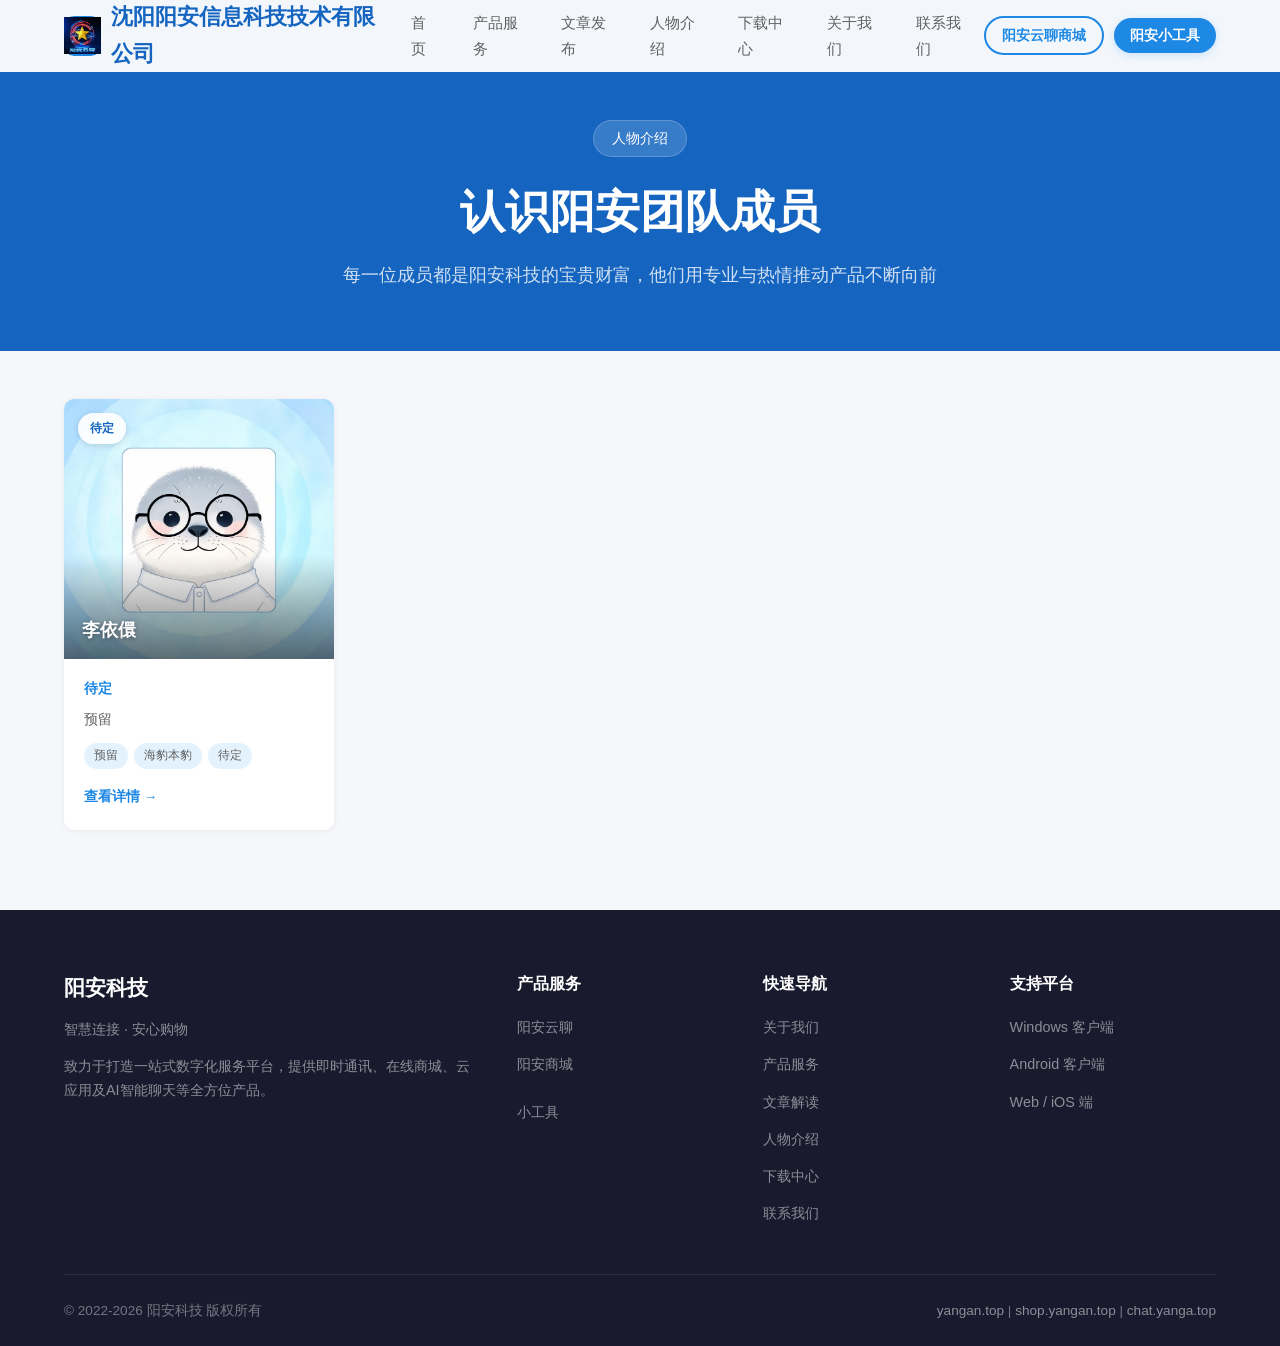
<file: official/official-characters.html>
<!DOCTYPE html>
<html lang="zh-CN">
<head>
    <meta charset="UTF-8">
    <meta name="viewport" content="width=device-width, initial-scale=1.0">
    <title>人物介绍 - 阳安科技</title>
    <link rel="canonical" href="https://yangan.top/official/official-characters.html">
    <meta name="description" content="认识阳安科技团队成员 - 技术、产品、运营与服务的优秀伙伴，用专业与热情推动产品不断向前。">
    <link rel="icon" type="image/x-icon" href="../favicon.ico">
    <link rel="stylesheet" href="official.css">
    <style>
        .characters-grid { display: grid; grid-template-columns: repeat(4, 1fr); gap: 24px; }
        .character-card {
            background: #fff; border-radius: var(--radius); overflow: hidden;
            box-shadow: var(--shadow); transition: all var(--transition); cursor: pointer;
            display: flex; flex-direction: column;
        }
        .character-card:hover { transform: translateY(-6px); box-shadow: var(--shadow-lg); }
        .character-card .avatar {
            height: 260px; overflow: hidden; position: relative;
        }
        .character-card .avatar img { width: 100%; height: 100%; object-fit: cover; transition: transform 0.5s ease; }
        .character-card:hover .avatar img { transform: scale(1.06); }
        .character-card .avatar .avatar-mask {
            position: absolute; inset: 0;
            background: linear-gradient(180deg, transparent 60%, rgba(0,0,0,0.55));
        }
        .character-card .avatar .role-tag {
            position: absolute; top: 14px; left: 14px;
            background: rgba(255,255,255,0.92); color: var(--primary-dark);
            font-size: 0.75rem; font-weight: 700; padding: 5px 12px;
            border-radius: 50px; box-shadow: 0 2px 6px rgba(0,0,0,0.12);
        }
        .character-card .avatar .char-name {
            position: absolute; bottom: 14px; left: 18px; right: 18px;
            color: #fff; font-size: 1.15rem; font-weight: 700;
            text-shadow: 0 1px 4px rgba(0,0,0,0.4);
        }
        .character-card .char-body { padding: 18px 20px 22px; display: flex; flex-direction: column; flex: 1; }
        .character-card .char-title { font-size: 0.85rem; font-weight: 700; color: var(--primary); margin-bottom: 8px; }
        .character-card .char-desc {
            font-size: 0.85rem; color: var(--text-light); line-height: 1.7; flex: 1;
            display: -webkit-box; -webkit-line-clamp: 3; -webkit-box-orient: vertical; overflow: hidden;
        }
        .character-card .char-tags { display: flex; flex-wrap: wrap; gap: 6px; margin-top: 12px; }
        .character-card .char-tags span {
            font-size: 0.72rem; color: var(--text-light);
            background: var(--primary-bg); border-radius: 50px; padding: 3px 10px;
        }
        .character-card .char-link {
            margin-top: 16px; font-size: 0.85rem; font-weight: 600; color: var(--primary);
            display: inline-flex; align-items: center; gap: 4px; transition: gap var(--transition);
        }
        .character-card:hover .char-link { gap: 8px; }
        @media (max-width: 1024px) { .characters-grid { grid-template-columns: repeat(2, 1fr); } }
        @media (max-width: 600px) { .characters-grid { grid-template-columns: 1fr; } }
    </style>
</head>
<body>

<!-- NAV -->
<nav class="nav" id="navbar">
    <div class="container">
        <a href="official.html" class="nav-logo"><div class="logo-icon"><img src="../favicon.ico"></div>沈阳阳安信息科技技术有限公司</a>
        <div class="nav-links" id="navLinks">
            <a href="official.html">首页</a>
            <a href="official-products.html">产品服务</a>
            <a href="official-articles.html">文章发布</a>
            <a href="official-characters.html" class="active">人物介绍</a>
            <a href="official-download.html">下载中心</a>
            <a href="official-about.html">关于我们</a>
            <a href="official-contact.html">联系我们</a>
        </div>
        <div class="nav-cta">
            <a href="https://shop.yangan.top" class="btn btn-outline btn-sm" target="_blank">阳安云聊商城</a>
            <a href="https://chat.yangan.top" class="btn btn-primary btn-sm" target="_blank">阳安小工具</a>
        </div>
        <button class="hamburger" id="hamburger" aria-label="菜单"><span></span><span></span><span></span></button>
    </div>
</nav>
<div class="mobile-nav" id="mobileNav">
    <div class="mobile-nav-inner">
        <a href="official.html" class="mobile-nav-item"><span class="icon">🏠</span><span>首页</span></a>
        <a href="official-products.html" class="mobile-nav-item"><span class="icon">📦</span><span>产品</span></a>
        <a href="official-articles.html" class="mobile-nav-item"><span class="icon">📰</span><span>文章</span></a>
        <a href="official-characters.html" class="mobile-nav-item active"><span class="icon">👥</span><span>人物</span></a>
        <a href="official-download.html" class="mobile-nav-item"><span class="icon">📥</span><span>下载</span></a>
    </div>
</div>

<div class="page-header">
    <div class="container">
        <div class="page-tag">人物介绍</div>
        <h1>认识阳安团队成员</h1>
        <p>每一位成员都是阳安科技的宝贵财富，他们用专业与热情推动产品不断向前</p>
    </div>
</div>

<section class="section" style="padding-top:48px;">
    <div class="container">
        <div class="characters-grid">
            <!-- 人物卡片：复制此卡片结构可继续添加人物，头像替换为 images/characters/ 下的图片 -->
            <a href="character-05.html" class="character-card fade-in">
                <div class="avatar">
                    <img src="images/characters/seal-li-yixuan.jpg" alt="李依儇">
                    <span class="role-tag">待定</span>
                    <div class="avatar-mask"></div>
                    <div class="char-name">李依儇</div>
                </div>
                <div class="char-body">
                    <div class="char-title">待定</div>
                    <div class="char-desc">预留</div>
                    <div class="char-tags"><span>预留</span><span>海豹本豹</span><span>待定</span></div>
                    <span class="char-link">查看详情 →</span>
                </div>
            </a>
        </div>
    </div>
</section>

<footer class="footer">
    <div class="container">
        <div class="footer-grid">
            <div class="footer-brand"><h3>阳安科技</h3><p>智慧连接 · 安心购物</p><p style="margin-top:12px;">致力于打造一站式数字化服务平台，提供即时通讯、在线商城、云应用及AI智能聊天等全方位产品。</p></div>
            <div class="footer-col"><h4>产品服务</h4><ul><li><a href="https://yangan.top" target="_blank">阳安云聊</a></li><li><a href="https://shop.yangan.top" target="_blank">阳安商城</a></li><li></li><li><a href="https://chat.yangan.top" target="_blank">小工具</a></li></ul></div>
            <div class="footer-col"><h4>快速导航</h4><ul><li><a href="official-about.html">关于我们</a></li><li><a href="official-products.html">产品服务</a></li><li><a href="official-articles.html">文章解读</a></li><li><a href="official-characters.html">人物介绍</a></li><li><a href="official-download.html">下载中心</a></li><li><a href="official-contact.html">联系我们</a></li></ul></div>
            <div class="footer-col"><h4>支持平台</h4><ul><li><a href="../download/yanganchat.exe">Windows 客户端</a></li><li><a href="../download/yanganonline.apk">Android 客户端</a></li><li><a href="https://yangan.top" target="_blank">Web / iOS 端</a></li></ul></div>
        </div>
        <div class="footer-bottom">
            <span>&copy; 2022-2026 阳安科技 版权所有</span>
            <span><a href="https://yangan.top">yangan.top</a> | <a href="https://shop.yangan.top">shop.yangan.top</a> | <a href="https://chat.yangan.top">chat.yanga.top</a></span>
        </div>
    </div>
</footer>
<button class="back-to-top" id="backToTop" aria-label="返回顶部">↑</button>

<script src="official.js"></script>
</body>
</html>
</file>
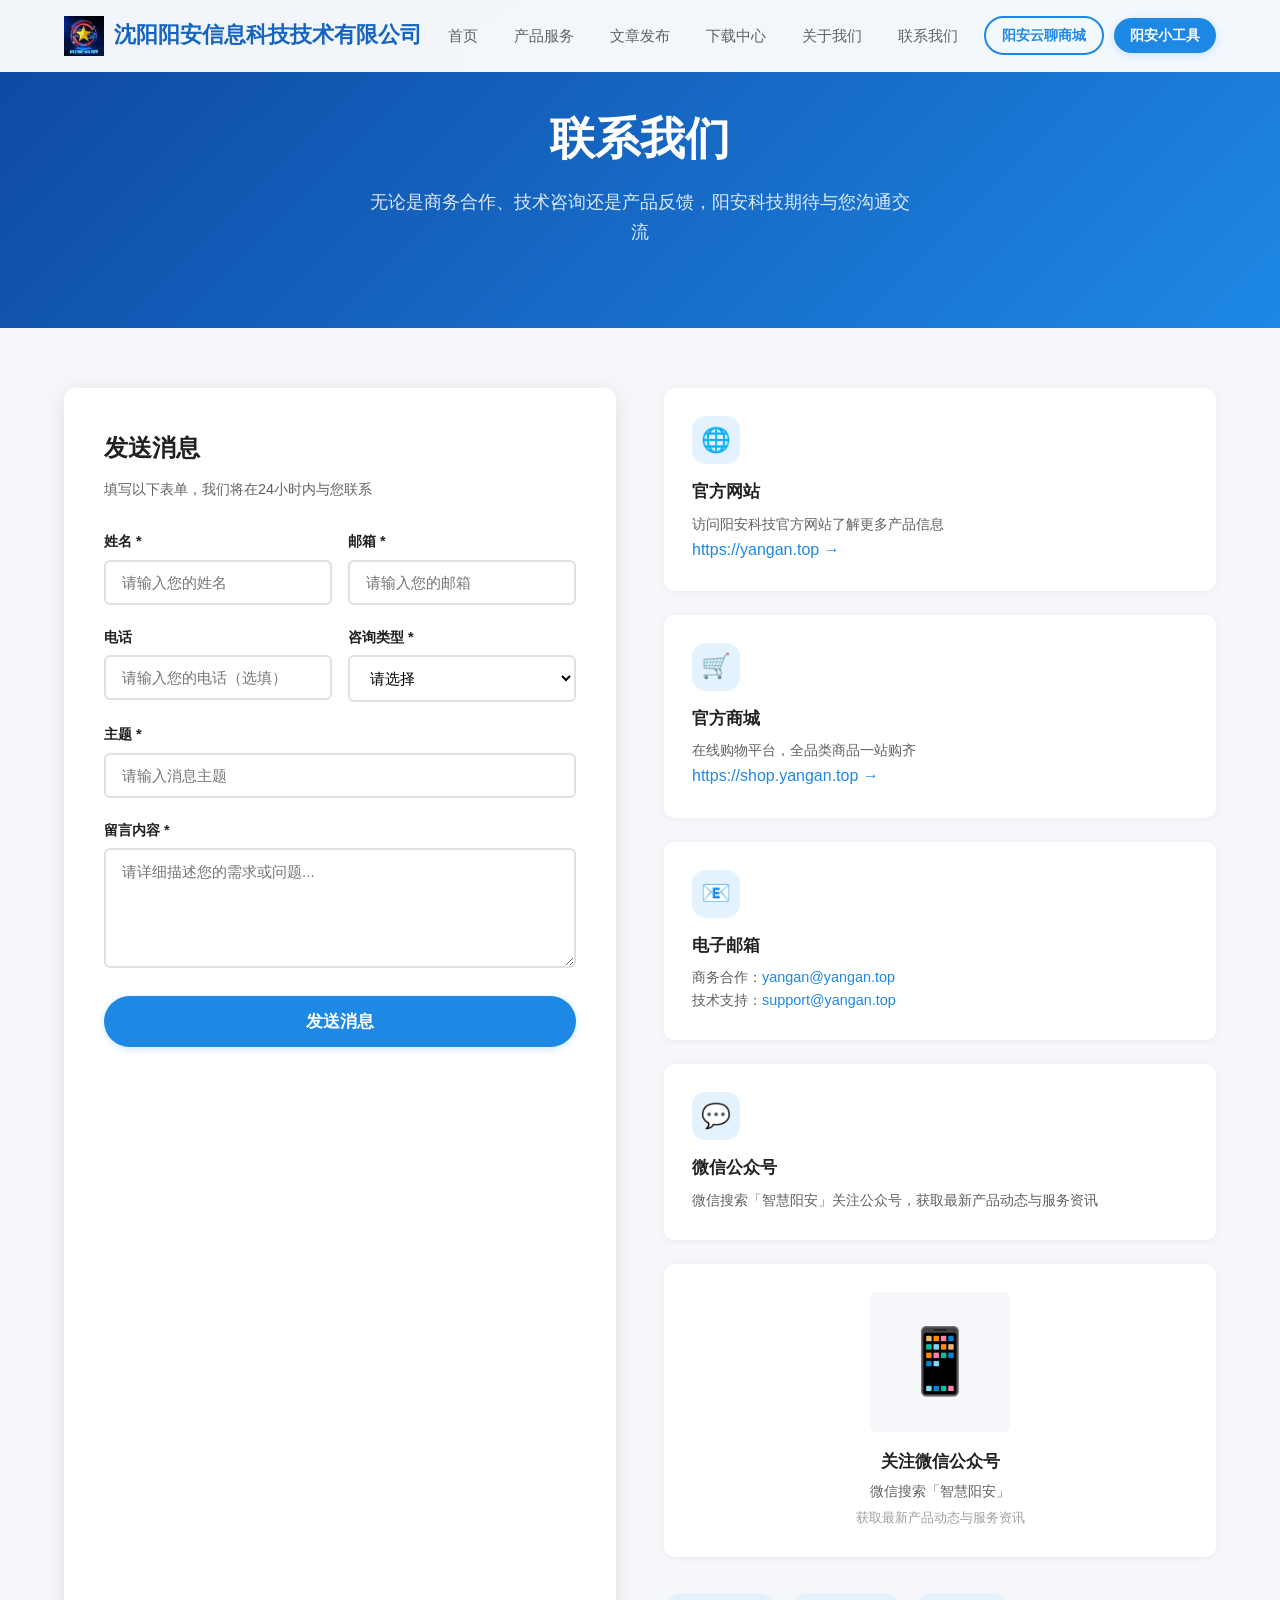
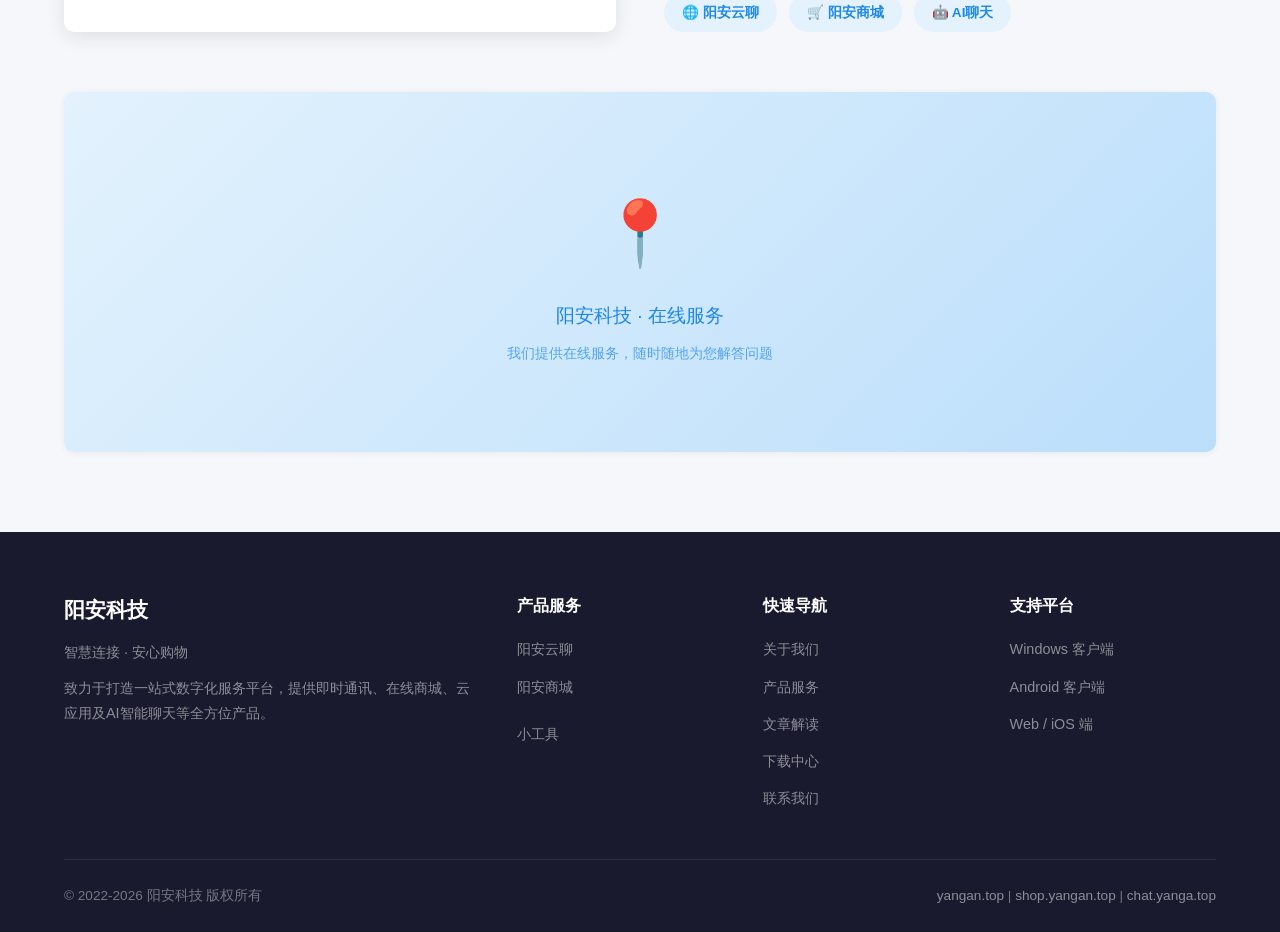
<file: official/official-contact.html>
<!DOCTYPE html>
<html lang="zh-CN">
<head>
    <meta charset="UTF-8">
    <meta name="viewport" content="width=device-width, initial-scale=1.0">
    <meta name="description" content="联系阳安科技 - 商务合作、技术支持、媒体咨询等联系方式">
    <title>联系我们 - 阳安科技</title>
    <link rel="canonical" href="https://yangan.top/official/official-contact.html">
    <link rel="icon" type="image/x-icon" href="../favicon.ico">
    <link rel="stylesheet" href="official.css">
    <style>
        .contact-hero { background: linear-gradient(135deg, #0d47a1, #1e88e5); padding: 100px 0 80px; color: #fff; text-align: center; }
        .contact-hero h1 { font-size: 2.8rem; font-weight: 800; margin-bottom: 12px; }
        .contact-hero p { font-size: 1.1rem; opacity: 0.85; max-width: 550px; margin: 0 auto; }
        .contact-layout { display: grid; grid-template-columns: 1fr 1fr; gap: 48px; padding: 60px 0; }
        .contact-form-wrap { background: #fff; border-radius: var(--radius); padding: 40px; box-shadow: var(--shadow-lg); }
        .contact-form-wrap h3 { font-size: 1.5rem; font-weight: 700; margin-bottom: 8px; }
        .contact-form-wrap .sub { color: var(--text-light); font-size: 0.9rem; margin-bottom: 28px; }
        .form-group { margin-bottom: 20px; }
        .form-group label { display: block; font-size: 0.9rem; font-weight: 600; margin-bottom: 6px; color: var(--text); }
        .form-group input, .form-group select, .form-group textarea {
            width: 100%; padding: 12px 16px; border: 2px solid var(--border); border-radius: var(--radius-sm);
            font-size: 0.95rem; font-family: inherit; transition: border-color var(--transition); outline: none; background: #fff;
        }
        .form-group input:focus, .form-group select:focus, .form-group textarea:focus { border-color: var(--primary); }
        .form-group textarea { resize: vertical; min-height: 120px; }
        .form-row { display: grid; grid-template-columns: 1fr 1fr; gap: 16px; }
        .contact-info-section { display: flex; flex-direction: column; gap: 24px; }
        .info-card { background: #fff; border-radius: var(--radius); padding: 28px; box-shadow: var(--shadow); transition: all var(--transition); }
        .info-card:hover { box-shadow: var(--shadow-lg); transform: translateY(-2px); }
        .info-card .info-icon { width: 48px; height: 48px; background: var(--primary-bg); border-radius: 14px; display: flex; align-items: center; justify-content: center; font-size: 1.5rem; margin-bottom: 14px; }
        .info-card h4 { font-size: 1.05rem; font-weight: 700; margin-bottom: 6px; }
        .info-card p { color: var(--text-light); font-size: 0.9rem; line-height: 1.6; }
        .info-card .info-link { color: var(--primary); font-weight: 500; }
        .qr-card { background: #fff; border-radius: var(--radius); padding: 28px; box-shadow: var(--shadow); text-align: center; }
        .qr-card .qr-placeholder { width: 140px; height: 140px; background: var(--bg); border-radius: var(--radius-sm); margin: 0 auto 16px; display: flex; align-items: center; justify-content: center; font-size: 4rem; }
        .qr-card h4 { font-size: 1.05rem; font-weight: 700; margin-bottom: 4px; }
        .qr-card p { font-size: 0.85rem; color: var(--text-light); }
        .business-hours { background: #fff; border-radius: var(--radius); padding: 28px; box-shadow: var(--shadow); }
        .business-hours h4 { font-size: 1.05rem; font-weight: 700; margin-bottom: 16px; }
        .hours-row { display: flex; justify-content: space-between; padding: 8px 0; border-bottom: 1px solid #f5f5f5; font-size: 0.9rem; }
        .hours-row:last-child { border-bottom: none; }
        .hours-row .day { color: var(--text); }
        .hours-row .time { color: var(--text-light); }
        .app-links { display: flex; gap: 12px; flex-wrap: wrap; margin-top: 12px; }
        .app-link { display: inline-flex; align-items: center; gap: 6px; padding: 8px 18px; background: var(--primary-bg); color: var(--primary); border-radius: 50px; font-size: 0.85rem; font-weight: 600; transition: all var(--transition); text-decoration: none; }
        .app-link:hover { background: var(--primary); color: #fff; }
        .map-section { padding: 0 0 80px; }
        .map-placeholder { width: 100%; height: 360px; background: linear-gradient(135deg, #e3f2fd, #bbdefb); border-radius: var(--radius); display: flex; flex-direction: column; align-items: center; justify-content: center; color: var(--primary); font-size: 1.2rem; box-shadow: var(--shadow); }
        .map-placeholder .map-icon { font-size: 4rem; margin-bottom: 12px; }
        .toast { position: fixed; top: 20px; left: 50%; transform: translateX(-50%); background: var(--success); color: #fff; padding: 12px 28px; border-radius: 50px; font-weight: 600; z-index: 9999; box-shadow: var(--shadow-lg); animation: toastIn 0.3s ease, toastOut 0.3s ease 2s forwards; }
        @keyframes toastIn { from { opacity: 0; transform: translateX(-50%) translateY(-20px); } to { opacity: 1; transform: translateX(-50%) translateY(0); } }
        @keyframes toastOut { from { opacity: 1; } to { opacity: 0; transform: translateX(-50%) translateY(-20px); } }
        @media (max-width: 768px) {
            .contact-hero { padding: 70px 0 50px; }
            .contact-hero h1 { font-size: 1.8rem; }
            .contact-layout { grid-template-columns: 1fr; gap: 32px; padding: 40px 0; }
            .contact-form-wrap { padding: 24px; }
            .form-row { grid-template-columns: 1fr; }
            .map-placeholder { height: 240px; }
        }
    </style>
</head>
<body>

<!-- NAV -->
<nav class="nav" id="navbar">
    <div class="container">
        <a href="official.html" class="nav-logo"><div class="logo-icon"><img src="../favicon.ico"></div>沈阳阳安信息科技技术有限公司</a>
        <div class="nav-links" id="navLinks">
            <a href="official.html" class="active">首页</a>
            <a href="official-products.html">产品服务</a>
            <a href="official-articles.html">文章发布</a>
            <a href="official-download.html">下载中心</a>
            <a href="official-about.html">关于我们</a>
            <a href="official-contact.html">联系我们</a>
        </div>
        <div class="nav-cta">
            <a href="https://shop.yangan.top" class="btn btn-outline btn-sm" target="_blank">阳安云聊商城</a>
            <a href="https://chat.yangan.top" class="btn btn-primary btn-sm" target="_blank">阳安小工具</a>
        </div>
        <button class="hamburger" id="hamburger" aria-label="菜单"><span></span><span></span><span></span></button>
    </div>
</nav>
<div class="mobile-nav" id="mobileNav">
    <div class="mobile-nav-inner">
        <a href="official.html" class="mobile-nav-item active"><span class="icon">🏠</span><span>首页</span></a>
        <a href="official-products.html" class="mobile-nav-item"><span class="icon">📦</span><span>产品</span></a>
        <a href="official-articles.html" class="mobile-nav-item"><span class="icon">📰</span><span>文章</span></a>
        <a href="official-download.html" class="mobile-nav-item"><span class="icon">📥</span><span>下载</span></a>
    </div>
</div>


<div class="contact-hero">
    <div class="container">
        <h1>联系我们</h1>
        <p>无论是商务合作、技术咨询还是产品反馈，阳安科技期待与您沟通交流</p>
    </div>
</div>

<div class="container">
    <div class="contact-layout">
        <!-- 联系表单 -->
        <div class="contact-form-wrap fade-in">
            <h3>发送消息</h3>
            <p class="sub">填写以下表单，我们将在24小时内与您联系</p>
            <form id="contactForm">
                <div class="form-row">
                    <div class="form-group">
                        <label for="name">姓名 *</label>
                        <input type="text" id="name" placeholder="请输入您的姓名" required>
                    </div>
                    <div class="form-group">
                        <label for="email">邮箱 *</label>
                        <input type="email" id="email" placeholder="请输入您的邮箱" required>
                    </div>
                </div>
                <div class="form-row">
                    <div class="form-group">
                        <label for="phone">电话</label>
                        <input type="tel" id="phone" placeholder="请输入您的电话（选填）">
                    </div>
                    <div class="form-group">
                        <label for="type">咨询类型 *</label>
                        <select id="type" required>
                            <option value="">请选择</option>
                            <option value="商务合作">商务合作</option>
                            <option value="技术支持">技术支持</option>
                            <option value="产品反馈">产品反馈</option>
                            <option value="媒体咨询">媒体咨询</option>
                            <option value="其他">其他</option>
                        </select>
                    </div>
                </div>
                <div class="form-group">
                    <label for="subject">主题 *</label>
                    <input type="text" id="subject" placeholder="请输入消息主题" required>
                </div>
                <div class="form-group">
                    <label for="message">留言内容 *</label>
                    <textarea id="message" placeholder="请详细描述您的需求或问题..." required></textarea>
                </div>
                <button type="submit" class="btn btn-primary btn-block btn-lg">发送消息</button>
            </form>
        </div>

        <!-- 联系信息 -->
        <div class="contact-info-section fade-in">
            <div class="info-card">
                <div class="info-icon">🌐</div>
                <h4>官方网站</h4>
                <p>访问阳安科技官方网站了解更多产品信息</p>
                <a href="https://yangan.top" class="info-link" target="_blank">https://yangan.top →</a>
            </div>
            <div class="info-card">
                <div class="info-icon">🛒</div>
                <h4>官方商城</h4>
                <p>在线购物平台，全品类商品一站购齐</p>
                <a href="https://shop.yangan.top" class="info-link" target="_blank">https://shop.yangan.top →</a>
            </div>
            <div class="info-card">
                <div class="info-icon">📧</div>
                <h4>电子邮箱</h4>
                <p>商务合作：<a href="mailto:yangan@yangan.top" class="info-link">yangan@yangan.top</a></p>
                <p>技术支持：<a href="mailto:support@yangan.top" class="info-link">support@yangan.top</a></p>
            </div>
            <div class="info-card">
                <div class="info-icon">💬</div>
                <h4>微信公众号</h4>
                <p>微信搜索「智慧阳安」关注公众号，获取最新产品动态与服务资讯</p>
            </div>
            <div class="qr-card">
                <div class="qr-placeholder">📱</div>
                <h4>关注微信公众号</h4>
                <p>微信搜索「智慧阳安」</p>
                <p style="margin-top:4px;font-size:0.8rem;color:var(--text-muted);">获取最新产品动态与服务资讯</p>
            </div>
            <div class="app-links">
                <a href="https://yangan.top" class="app-link" target="_blank">🌐 阳安云聊</a>
                <a href="https://shop.yangan.top" class="app-link" target="_blank">🛒 阳安商城</a>
                <a href="https://chat.yanga.top" class="app-link" target="_blank">🤖 AI聊天</a>
            </div>
        </div>
    </div>
</div>

<!-- 地图 -->
<section class="map-section">
    <div class="container">
        <div class="map-placeholder fade-in">
            <div class="map-icon">📍</div>
            <p>阳安科技 · 在线服务</p>
            <p style="font-size:0.9rem;opacity:0.7;margin-top:8px;">我们提供在线服务，随时随地为您解答问题</p>
        </div>
    </div>
</section>

<footer class="footer">
    <div class="container">
        <div class="footer-grid">
            <div class="footer-brand"><h3>阳安科技</h3><p>智慧连接 · 安心购物</p><p style="margin-top:12px;">致力于打造一站式数字化服务平台，提供即时通讯、在线商城、云应用及AI智能聊天等全方位产品。</p></div>
            <div class="footer-col"><h4>产品服务</h4><ul><li><a href="https://yangan.top" target="_blank">阳安云聊</a></li><li><a href="https://shop.yangan.top" target="_blank">阳安商城</a></li><li></li><li><a href="https://chat.yangan.top" target="_blank">小工具</a></li></ul></div>
            <div class="footer-col"><h4>快速导航</h4><ul><li><a href="official-about.html">关于我们</a></li><li><a href="official-products.html">产品服务</a></li><li><a href="official-articles.html">文章解读</a></li><li><a href="official-download.html">下载中心</a></li><li><a href="official-contact.html">联系我们</a></li></ul></div>
            <div class="footer-col"><h4>支持平台</h4><ul><li><a href="../download/yanganchat.exe">Windows 客户端</a></li><li><a href="../download/yanganonline.apk">Android 客户端</a></li><li><a href="https://yangan.top" target="_blank">Web / iOS 端</a></li></ul></div>
        </div>
        <div class="footer-bottom">
            <span>&copy; 2022-2026 阳安科技 版权所有</span>
            <span><a href="https://yangan.top">yangan.top</a> | <a href="https://shop.yangan.top">shop.yangan.top</a> | <a href="https://chat.yangan.top">chat.yanga.top</a></span>
        </div>
    </div>
</footer>
<button class="back-to-top" id="backToTop" aria-label="返回顶部">↑</button>

<script src="official.js"></script>
<script>
// 表单提交
document.getElementById('contactForm').addEventListener('submit', function(e) {
    e.preventDefault();
    const name = document.getElementById('name').value.trim();
    const email = document.getElementById('email').value.trim();
    const type = document.getElementById('type').value;
    const subject = document.getElementById('subject').value.trim();
    const message = document.getElementById('message').value.trim();

    if (!name || !email || !type || !subject || !message) {
        showToast('请填写所有必填字段', 'error');
        return;
    }

    // 构造提交数据
    const formData = new FormData();
    formData.append('name', name);
    formData.append('email', email);
    formData.append('phone', document.getElementById('phone').value.trim());
    formData.append('type', type);
    formData.append('subject', subject);
    formData.append('message', message);

    // 发送到后端
    fetch('../api/contact.php', {
        method: 'POST',
        body: formData
    }).then(res => res.json()).then(data => {
        if (data && data.success) {
            showToast('消息发送成功，我们会尽快回复您！');
            document.getElementById('contactForm').reset();
        } else {
            showToast('发送失败，请稍后重试或直接发送邮件至 support@yangan.top', 'error');
        }
    }).catch(() => {
        showToast('发送失败，请稍后重试或直接发送邮件至 support@yangan.top', 'error');
    });
});

function showToast(msg, type) {
    const existing = document.querySelector('.toast');
    if (existing) existing.remove();
    const toast = document.createElement('div');
    toast.className = 'toast';
    toast.textContent = msg;
    if (type === 'error') toast.style.background = 'var(--danger)';
    document.body.appendChild(toast);
    setTimeout(() => toast.remove(), 2500);
}
</script>
</body>
</html>
</file>
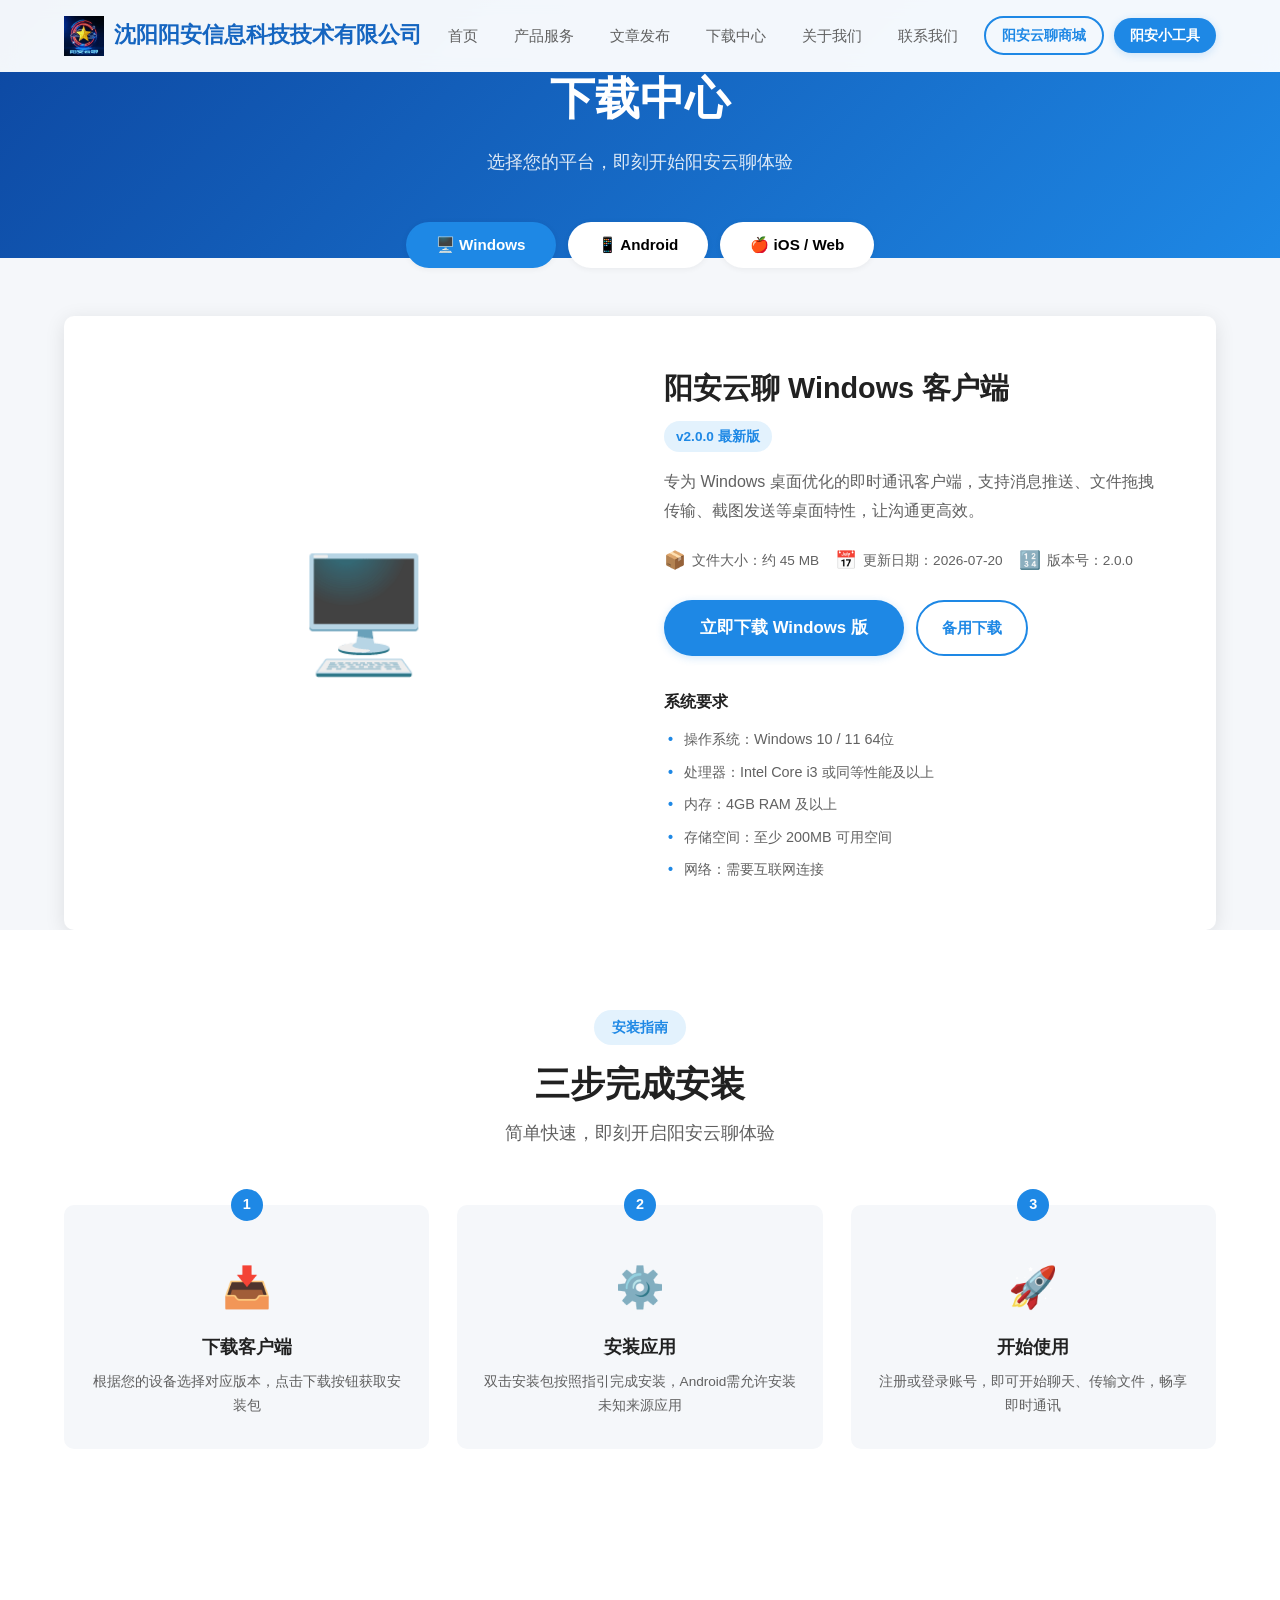
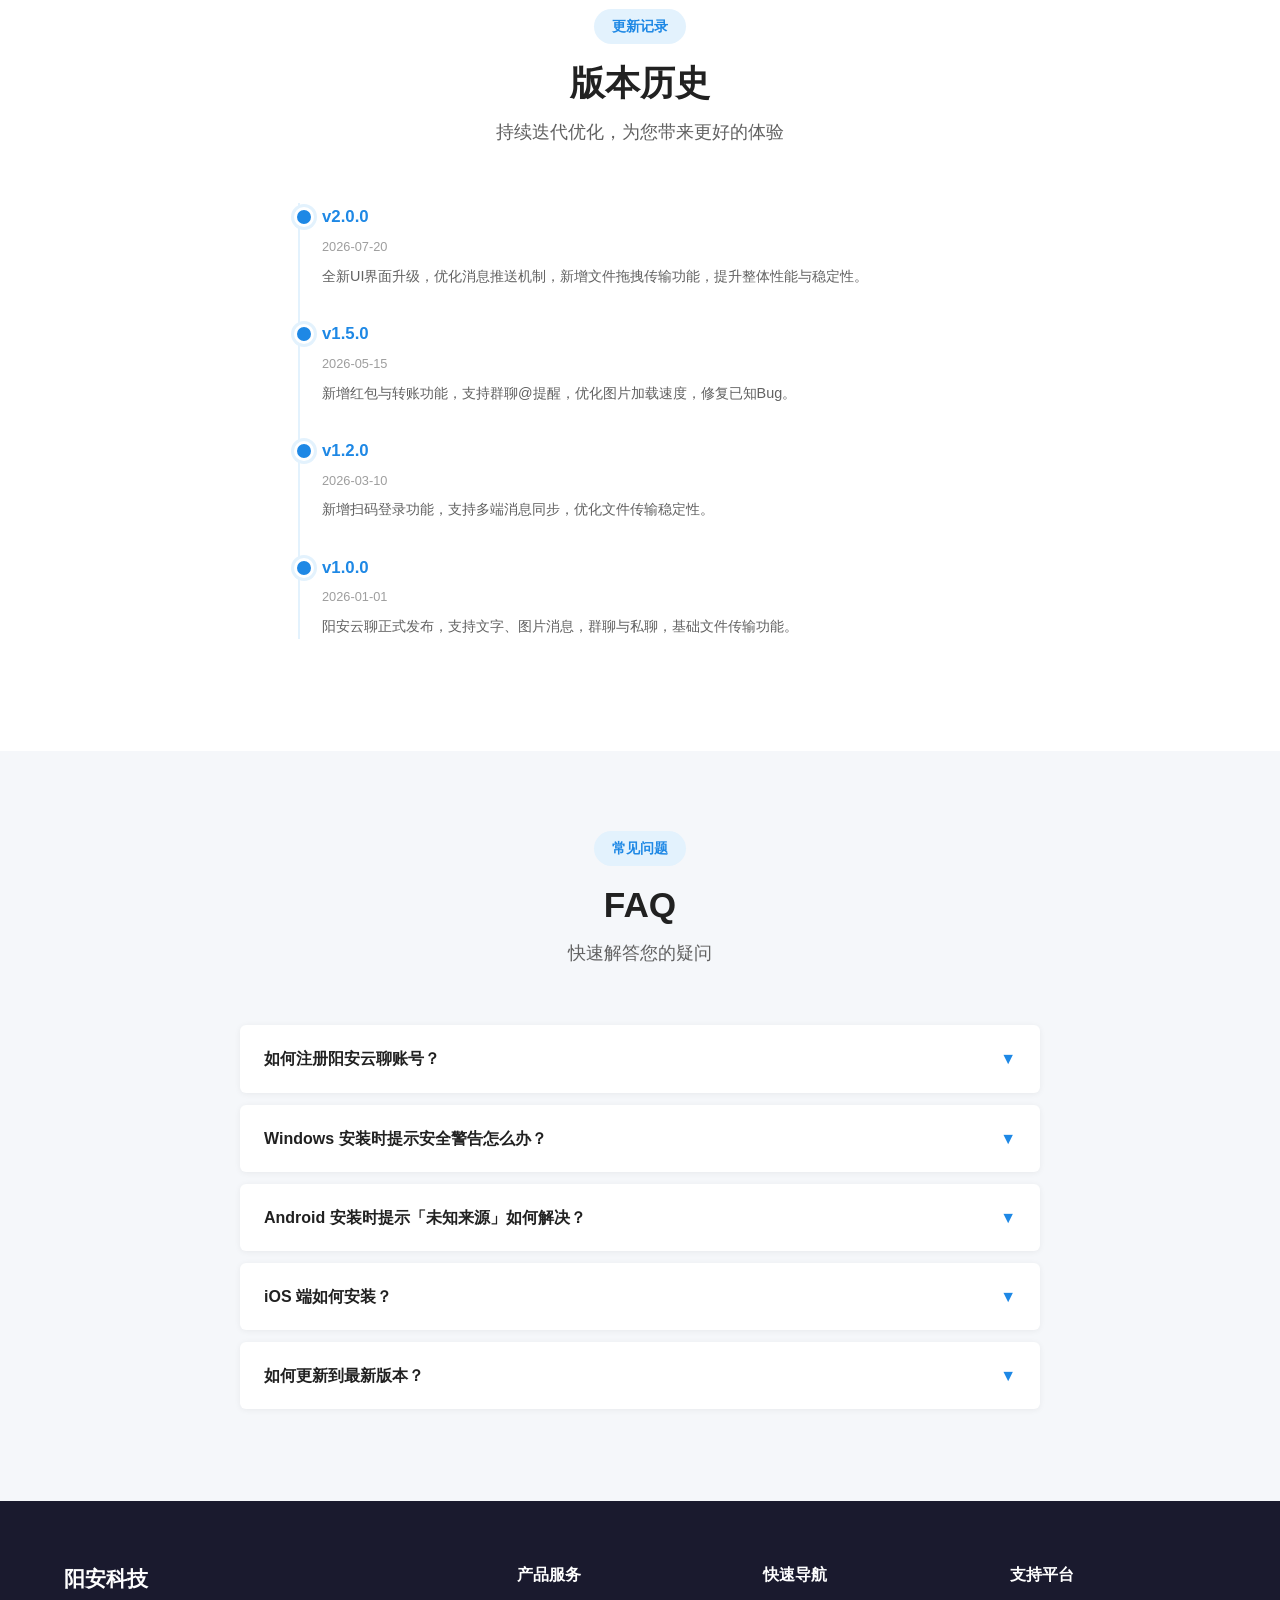
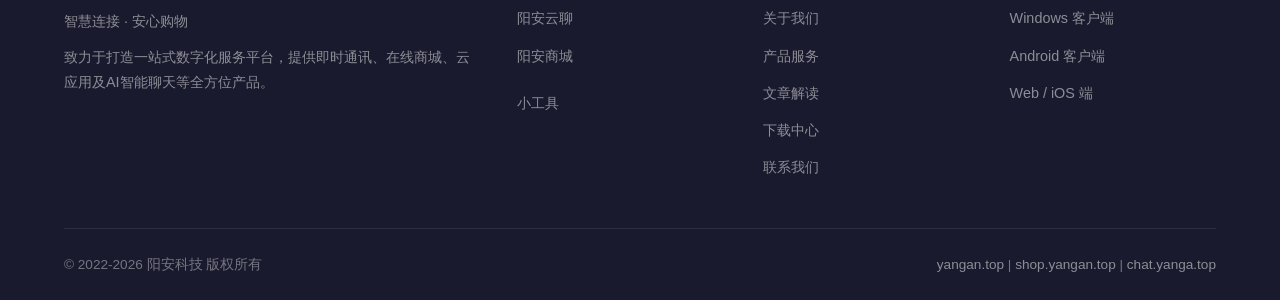
<file: official/official-download.html>
<!DOCTYPE html>
<html lang="zh-CN">
<head>
    <meta charset="UTF-8">
    <meta name="viewport" content="width=device-width, initial-scale=1.0">
    <meta name="description" content="阳安科技下载中心 - 下载阳安云聊Windows、Android、iOS客户端">
    <title>下载中心 - 阳安科技</title>
    <link rel="canonical" href="https://yangan.top/official/official-download.html">
    <link rel="icon" type="image/x-icon" href="../favicon.ico">
    <link rel="stylesheet" href="official.css">
    <style>
        .download-hero { background: linear-gradient(135deg, #0d47a1, #1e88e5); padding: 60px 0 80px; color: #fff; text-align: center; }
        .download-hero h1 { font-size: 2.8rem; font-weight: 800; margin-bottom: 12px; }
        .download-hero p { font-size: 1.1rem; opacity: 0.85; max-width: 500px; margin: 0 auto; }
        .platform-tabs { display: flex; justify-content: center; gap: 12px; margin: -36px 0 48px; flex-wrap: wrap; }
        .platform-tab { padding: 12px 28px; background: #fff; border-radius: 50px; cursor: pointer; font-weight: 600; box-shadow: var(--shadow); transition: all var(--transition); border: 2px solid transparent; font-size: 0.95rem; }
        .platform-tab:hover { transform: translateY(-2px); box-shadow: var(--shadow-lg); }
        .platform-tab.active { background: var(--primary); color: #fff; border-color: var(--primary); }
        .dl-panel { display: none; }
        .dl-panel.active { display: block; }
        .dl-panel-inner { background: #fff; border-radius: var(--radius); padding: 48px; box-shadow: var(--shadow-lg); display: grid; grid-template-columns: 1fr 1fr; gap: 48px; align-items: center; }
        .dl-panel-inner .dl-visual { text-align: center; }
        .dl-panel-inner .dl-visual .dl-icon { font-size: 7rem; display: block; margin-bottom: 16px; }
        .dl-panel-inner .dl-info h2 { font-size: 1.8rem; font-weight: 700; margin-bottom: 8px; }
        .dl-panel-inner .dl-info .ver { display: inline-block; padding: 4px 12px; background: var(--primary-bg); color: var(--primary); border-radius: 50px; font-size: 0.85rem; font-weight: 600; margin-bottom: 16px; }
        .dl-panel-inner .dl-info .desc { color: var(--text-light); font-size: 1rem; line-height: 1.8; margin-bottom: 20px; }
        .dl-panel-inner .dl-info .dl-meta { display: flex; flex-wrap: wrap; gap: 16px; margin-bottom: 24px; }
        .dl-panel-inner .dl-info .dl-meta-item { display: flex; align-items: center; gap: 6px; font-size: 0.85rem; color: var(--text-light); }
        .dl-panel-inner .dl-info .dl-meta-item .ico { font-size: 1.1rem; }
        .dl-panel-inner .dl-info .dl-btns { display: flex; gap: 12px; flex-wrap: wrap; }
        .req-list { margin-top: 32px; }
        .req-list h4 { font-size: 1rem; font-weight: 700; margin-bottom: 12px; color: var(--text); }
        .req-list ul { display: flex; flex-direction: column; gap: 8px; }
        .req-list li { font-size: 0.9rem; color: var(--text-light); padding-left: 20px; position: relative; }
        .req-list li::before { content: '•'; position: absolute; left: 4px; color: var(--primary); font-weight: 700; }
        .guide-section { padding: 80px 0; background: #fff; }
        .guide-grid { display: grid; grid-template-columns: repeat(3, 1fr); gap: 28px; }
        .guide-card { background: var(--bg); border-radius: var(--radius); padding: 32px 24px; text-align: center; transition: all var(--transition); position: relative; }
        .guide-card:hover { transform: translateY(-4px); box-shadow: var(--shadow-lg); }
        .guide-card .step-num { position: absolute; top: -16px; left: 50%; transform: translateX(-50%); width: 32px; height: 32px; background: var(--primary); color: #fff; border-radius: 50%; display: flex; align-items: center; justify-content: center; font-weight: 700; font-size: 0.9rem; }
        .guide-card .guide-icon { font-size: 2.5rem; margin: 16px 0 12px; }
        .guide-card h3 { font-size: 1.1rem; font-weight: 700; margin-bottom: 8px; }
        .guide-card p { font-size: 0.85rem; color: var(--text-light); }
        .faq-section { padding: 80px 0; }
        .faq-list { max-width: 800px; margin: 0 auto; }
        .faq-item { background: #fff; border-radius: var(--radius-sm); padding: 20px 24px; margin-bottom: 12px; box-shadow: var(--shadow); cursor: pointer; transition: all var(--transition); }
        .faq-item:hover { box-shadow: var(--shadow-lg); }
        .faq-item .faq-q { font-weight: 600; display: flex; justify-content: space-between; align-items: center; }
        .faq-item .faq-q .arrow { transition: transform var(--transition); color: var(--primary); }
        .faq-item.open .faq-q .arrow { transform: rotate(180deg); }
        .faq-item .faq-a { max-height: 0; overflow: hidden; transition: max-height 0.3s ease, padding 0.3s ease; padding-top: 0; color: var(--text-light); font-size: 0.9rem; line-height: 1.7; }
        .faq-item.open .faq-a { max-height: 200px; padding-top: 12px; }
        .version-history { padding: 80px 0; background: #fff; }
        .timeline { position: relative; max-width: 700px; margin: 0 auto; padding-left: 32px; }
        .timeline::before { content: ''; position: absolute; left: 8px; top: 0; bottom: 0; width: 2px; background: var(--primary-bg); }
        .tl-item { position: relative; margin-bottom: 32px; }
        .tl-item::before { content: ''; position: absolute; left: -28px; top: 4px; width: 14px; height: 14px; background: var(--primary); border-radius: 50%; border: 3px solid #fff; box-shadow: 0 0 0 3px var(--primary-bg); }
        .tl-item .tl-ver { font-weight: 700; font-size: 1.05rem; color: var(--primary); margin-bottom: 4px; }
        .tl-item .tl-date { font-size: 0.8rem; color: var(--text-muted); margin-bottom: 6px; }
        .tl-item .tl-desc { font-size: 0.9rem; color: var(--text-light); line-height: 1.7; }
        @media (max-width: 768px) {
            .download-hero { padding: 40px 0 60px; }
            .download-hero h1 { font-size: 1.8rem; }
            .platform-tabs { margin: -28px 0 32px; }
            .platform-tab { padding: 10px 20px; font-size: 0.85rem; }
            .dl-panel-inner { grid-template-columns: 1fr; padding: 28px; gap: 24px; text-align: center; }
            .dl-panel-inner .dl-btns { justify-content: center; }
            .dl-panel-inner .dl-info .dl-meta { justify-content: center; }
            .dl-panel-inner .dl-visual .dl-icon { font-size: 5rem; }
            .guide-grid { grid-template-columns: 1fr; gap: 28px; }
            .req-list { text-align: left; }
        }
        @media (max-width: 480px) {
            .dl-panel-inner { padding: 20px; }
            .dl-panel-inner .dl-info h2 { font-size: 1.4rem; }
            .dl-panel-inner .dl-btns { flex-direction: column; }
            .dl-panel-inner .dl-btns .btn { width: 100%; }
        }
    </style>
</head>
<body>

<!-- NAV -->
<nav class="nav" id="navbar">
    <div class="container">
        <a href="official.html" class="nav-logo"><div class="logo-icon"><img src="../favicon.ico"></div>沈阳阳安信息科技技术有限公司</a>
        <div class="nav-links" id="navLinks">
            <a href="official.html" class="active">首页</a>
            <a href="official-products.html">产品服务</a>
            <a href="official-articles.html">文章发布</a>
            <a href="official-download.html">下载中心</a>
            <a href="official-about.html">关于我们</a>
            <a href="official-contact.html">联系我们</a>
        </div>
        <div class="nav-cta">
            <a href="https://shop.yangan.top" class="btn btn-outline btn-sm" target="_blank">阳安云聊商城</a>
            <a href="https://chat.yangan.top" class="btn btn-primary btn-sm" target="_blank">阳安小工具</a>
        </div>
        <button class="hamburger" id="hamburger" aria-label="菜单"><span></span><span></span><span></span></button>
    </div>
</nav>
<div class="mobile-nav" id="mobileNav">
    <div class="mobile-nav-inner">
        <a href="official.html" class="mobile-nav-item active"><span class="icon">🏠</span><span>首页</span></a>
        <a href="official-products.html" class="mobile-nav-item"><span class="icon">📦</span><span>产品</span></a>
        <a href="official-articles.html" class="mobile-nav-item"><span class="icon">📰</span><span>文章</span></a>
        <a href="official-download.html" class="mobile-nav-item"><span class="icon">📥</span><span>下载</span></a>
    </div>
</div>


<div class="download-hero">
    <div class="container">
        <h1>下载中心</h1>
        <p>选择您的平台，即刻开始阳安云聊体验</p>
    </div>
</div>

<div class="container">
    <div class="platform-tabs" id="platformTabs">
        <button class="platform-tab active" data-platform="windows">🖥️ Windows</button>
        <button class="platform-tab" data-platform="android">📱 Android</button>
        <button class="platform-tab" data-platform="ios">🍎 iOS / Web</button>
    </div>

    <!-- Windows -->
    <div class="dl-panel active" id="panel-windows">
        <div class="dl-panel-inner">
            <div class="dl-visual fade-in"><span class="dl-icon">🖥️</span></div>
            <div class="dl-info fade-in">
                <h2>阳安云聊 Windows 客户端</h2>
                <span class="ver">v2.0.0 最新版</span>
                <p class="desc">专为 Windows 桌面优化的即时通讯客户端，支持消息推送、文件拖拽传输、截图发送等桌面特性，让沟通更高效。</p>
                <div class="dl-meta">
                    <div class="dl-meta-item"><span class="ico">📦</span> 文件大小：约 45 MB</div>
                    <div class="dl-meta-item"><span class="ico">📅</span> 更新日期：2026-07-20</div>
                    <div class="dl-meta-item"><span class="ico">🔢</span> 版本号：2.0.0</div>
                </div>
                <div class="dl-btns">
                    <a href="../download/yanganchat.exe" class="btn btn-primary btn-lg">立即下载 Windows 版</a>
                    <a href="../download/yanganchat.exe" class="btn btn-outline" download>备用下载</a>
                </div>
                <div class="req-list">
                    <h4>系统要求</h4>
                    <ul>
                        <li>操作系统：Windows 10 / 11 64位</li>
                        <li>处理器：Intel Core i3 或同等性能及以上</li>
                        <li>内存：4GB RAM 及以上</li>
                        <li>存储空间：至少 200MB 可用空间</li>
                        <li>网络：需要互联网连接</li>
                    </ul>
                </div>
            </div>
        </div>
    </div>

    <!-- Android -->
    <div class="dl-panel" id="panel-android">
        <div class="dl-panel-inner">
            <div class="dl-visual fade-in"><span class="dl-icon">📱</span></div>
            <div class="dl-info fade-in">
                <h2>阳安云聊 Android 客户端</h2>
                <span class="ver">v2.0.0 最新版</span>
                <p class="desc">专为 Android 手机打造，支持消息推送、语音消息、拍照发送等移动特性，随时随地畅快沟通。</p>
                <div class="dl-meta">
                    <div class="dl-meta-item"><span class="ico">📦</span> 文件大小：约 28 MB</div>
                    <div class="dl-meta-item"><span class="ico">📅</span> 更新日期：2026-07-20</div>
                    <div class="dl-meta-item"><span class="ico">🔢</span> 版本号：2.0.0</div>
                </div>
                <div class="dl-btns">
                    <a href="../download/yanganonline.apk" class="btn btn-primary btn-lg">下载 APK 安装包</a>
                    <a href="../download/yanganonline.apk" class="btn btn-outline" download>备用下载</a>
                </div>
                <div class="req-list">
                    <h4>系统要求</h4>
                    <ul>
                        <li>操作系统：Android 7.0 及以上</li>
                        <li>处理器：ARMv7 或更高架构</li>
                        <li>内存：3GB RAM 及以上</li>
                        <li>存储空间：至少 100MB 可用空间</li>
                        <li>网络：需要互联网连接</li>
                    </ul>
                </div>
            </div>
        </div>
    </div>

    <!-- iOS / Web -->
    <div class="dl-panel" id="panel-ios">
        <div class="dl-panel-inner">
            <div class="dl-visual fade-in"><span class="dl-icon">🍎</span></div>
            <div class="dl-info fade-in">
                <h2>阳安云聊 Web 版</h2>
                <span class="ver">无需安装</span>
                <p class="desc">使用 Safari 浏览器打开并添加到主屏幕，即可获得接近原生 App 的体验。支持消息推送、文件传输等核心功能，跨平台无缝使用。</p>
                <div class="dl-meta">
                    <div class="dl-meta-item"><span class="ico">🌐</span> 访问地址：https://yangan.top</div>
                    <div class="dl-meta-item"><span class="ico">📱</span> 支持设备：iPhone / iPad</div>
                    <div class="dl-meta-item"><span class="ico">🔧</span> 浏览器：Safari</div>
                </div>
                <div class="dl-btns">
                    <a href="https://yangan.top" class="btn btn-accent btn-lg" target="_blank">打开 Web 版</a>
                    <a href="https://yangan.top" class="btn btn-outline" target="_blank">访问备用地址</a>
                </div>
                <div class="req-list">
                    <h4>安装指南</h4>
                    <ul>
                        <li>使用 Safari 浏览器打开 https://yangan.top</li>
                        <li>点击底部「分享」按钮</li>
                        <li>选择「添加到主屏幕」</li>
                        <li>主屏幕即出现阳安云聊图标，点击即可使用</li>
                    </ul>
                </div>
            </div>
        </div>
    </div>
</div>

<!-- 安装指南 -->
<section class="guide-section">
    <div class="container">
        <div class="section-header fade-in">
            <div class="section-tag">安装指南</div>
            <h2 class="section-title">三步完成安装</h2>
            <p class="section-desc">简单快速，即刻开启阳安云聊体验</p>
        </div>
        <div class="guide-grid">
            <div class="guide-card fade-in">
                <div class="step-num">1</div>
                <div class="guide-icon">📥</div>
                <h3>下载客户端</h3>
                <p>根据您的设备选择对应版本，点击下载按钮获取安装包</p>
            </div>
            <div class="guide-card fade-in">
                <div class="step-num">2</div>
                <div class="guide-icon">⚙️</div>
                <h3>安装应用</h3>
                <p>双击安装包按照指引完成安装，Android需允许安装未知来源应用</p>
            </div>
            <div class="guide-card fade-in">
                <div class="step-num">3</div>
                <div class="guide-icon">🚀</div>
                <h3>开始使用</h3>
                <p>注册或登录账号，即可开始聊天、传输文件，畅享即时通讯</p>
            </div>
        </div>
    </div>
</section>

<!-- 版本历史 -->
<section class="version-history">
    <div class="container">
        <div class="section-header fade-in">
            <div class="section-tag">更新记录</div>
            <h2 class="section-title">版本历史</h2>
            <p class="section-desc">持续迭代优化，为您带来更好的体验</p>
        </div>
        <div class="timeline">
            <div class="tl-item fade-in">
                <div class="tl-ver">v2.0.0</div>
                <div class="tl-date">2026-07-20</div>
                <div class="tl-desc">全新UI界面升级，优化消息推送机制，新增文件拖拽传输功能，提升整体性能与稳定性。</div>
            </div>
            <div class="tl-item fade-in">
                <div class="tl-ver">v1.5.0</div>
                <div class="tl-date">2026-05-15</div>
                <div class="tl-desc">新增红包与转账功能，支持群聊@提醒，优化图片加载速度，修复已知Bug。</div>
            </div>
            <div class="tl-item fade-in">
                <div class="tl-ver">v1.2.0</div>
                <div class="tl-date">2026-03-10</div>
                <div class="tl-desc">新增扫码登录功能，支持多端消息同步，优化文件传输稳定性。</div>
            </div>
            <div class="tl-item fade-in">
                <div class="tl-ver">v1.0.0</div>
                <div class="tl-date">2026-01-01</div>
                <div class="tl-desc">阳安云聊正式发布，支持文字、图片消息，群聊与私聊，基础文件传输功能。</div>
            </div>
        </div>
    </div>
</section>

<!-- 常见问题 -->
<section class="faq-section">
    <div class="container">
        <div class="section-header fade-in">
            <div class="section-tag">常见问题</div>
            <h2 class="section-title">FAQ</h2>
            <p class="section-desc">快速解答您的疑问</p>
        </div>
        <div class="faq-list">
            <div class="faq-item fade-in" onclick="this.classList.toggle('open')">
                <div class="faq-q">如何注册阳安云聊账号？<span class="arrow">▼</span></div>
                <div class="faq-a">打开阳安云聊客户端，点击「注册」按钮，输入手机号获取验证码，设置密码后即可完成注册。</div>
            </div>
            <div class="faq-item fade-in" onclick="this.classList.toggle('open')">
                <div class="faq-q">Windows 安装时提示安全警告怎么办？<span class="arrow">▼</span></div>
                <div class="faq-a">阳安云聊经过安全检测，请放心使用。点击「更多信息」后选择「仍要运行」即可继续安装。</div>
            </div>
            <div class="faq-item fade-in" onclick="this.classList.toggle('open')">
                <div class="faq-q">Android 安装时提示「未知来源」如何解决？<span class="arrow">▼</span></div>
                <div class="faq-a">请在手机「设置」→「安全」中开启「允许安装未知来源应用」，然后重新安装即可。</div>
            </div>
            <div class="faq-item fade-in" onclick="this.classList.toggle('open')">
                <div class="faq-q">iOS 端如何安装？<span class="arrow">▼</span></div>
                <div class="faq-a">iOS 端目前提供 Web 版（PWA）体验。使用 Safari 浏览器打开 https://yangan.top，点击分享按钮选择「添加到主屏幕」即可。</div>
            </div>
            <div class="faq-item fade-in" onclick="this.classList.toggle('open')">
                <div class="faq-q">如何更新到最新版本？<span class="arrow">▼</span></div>
                <div class="faq-a">打开客户端后，系统会自动检测新版本并提示更新。您也可以访问本页面手动下载最新版本覆盖安装。</div>
            </div>
        </div>
    </div>
</section>

<footer class="footer">
    <div class="container">
        <div class="footer-grid">
            <div class="footer-brand"><h3>阳安科技</h3><p>智慧连接 · 安心购物</p><p style="margin-top:12px;">致力于打造一站式数字化服务平台，提供即时通讯、在线商城、云应用及AI智能聊天等全方位产品。</p></div>
            <div class="footer-col"><h4>产品服务</h4><ul><li><a href="https://yangan.top" target="_blank">阳安云聊</a></li><li><a href="https://shop.yangan.top" target="_blank">阳安商城</a></li><li></li><li><a href="https://chat.yangan.top" target="_blank">小工具</a></li></ul></div>
            <div class="footer-col"><h4>快速导航</h4><ul><li><a href="official-about.html">关于我们</a></li><li><a href="official-products.html">产品服务</a></li><li><a href="official-articles.html">文章解读</a></li><li><a href="official-download.html">下载中心</a></li><li><a href="official-contact.html">联系我们</a></li></ul></div>
            <div class="footer-col"><h4>支持平台</h4><ul><li><a href="../download/yanganchat.exe">Windows 客户端</a></li><li><a href="../download/yanganonline.apk">Android 客户端</a></li><li><a href="https://yangan.top" target="_blank">Web / iOS 端</a></li></ul></div>
        </div>
        <div class="footer-bottom">
            <span>&copy; 2022-2026 阳安科技 版权所有</span>
            <span><a href="https://yangan.top">yangan.top</a> | <a href="https://shop.yangan.top">shop.yangan.top</a> | <a href="https://chat.yangan.top">chat.yanga.top</a></span>
        </div>
    </div>
</footer>
<button class="back-to-top" id="backToTop" aria-label="返回顶部">↑</button>

<script src="official.js"></script>
<script>
// 平台切换标签
document.querySelectorAll('.platform-tab').forEach(tab => {
    tab.addEventListener('click', () => {
        document.querySelectorAll('.platform-tab').forEach(t => t.classList.remove('active'));
        tab.classList.add('active');
        document.querySelectorAll('.dl-panel').forEach(p => p.classList.remove('active'));
        document.getElementById('panel-' + tab.dataset.platform).classList.add('active');
    });
});
</script>
</body>
</html>
</file>
<file: official/official.css>
/* ========================================
   阳安科技官方网站 - 共享样式
   ======================================== */
:root {
    --primary: #1e88e5;
    --primary-dark: #1565c0;
    --primary-darker: #0d47a1;
    --primary-light: #64b5f6;
    --primary-bg: #e3f2fd;
    --accent: #ff6f00;
    --accent-light: #ffa726;
    --success: #4caf50;
    --danger: #f44336;
    --text: #212121;
    --text-light: #616161;
    --text-muted: #9e9e9e;
    --bg: #f5f7fa;
    --bg-white: #ffffff;
    --border: #e0e0e0;
    --shadow: 0 1px 6px rgba(0,0,0,0.06);
    --shadow-lg: 0 4px 20px rgba(0,0,0,0.1);
    --radius: 10px;
    --radius-sm: 6px;
    --radius-xs: 3px;
    --transition: 0.25s ease;
    --max-width: 1200px;
    --nav-height: 72px;
}

* { margin: 0; padding: 0; box-sizing: border-box; }
html { scroll-behavior: smooth; scroll-padding-top: var(--nav-height); }
body {
    font-family: -apple-system, BlinkMacSystemFont, 'PingFang SC', 'Microsoft YaHei', 'Helvetica Neue', sans-serif;
    color: var(--text);
    background: var(--bg);
    line-height: 1.7;
    overflow-x: hidden;
    -webkit-font-smoothing: antialiased;
}
a { text-decoration: none; color: inherit; }
img { max-width: 100%; display: block; }
ul { list-style: none; }

.container { max-width: var(--max-width); margin: 0 auto; padding: 0 24px; }

/* ========================================
   导航栏
   ======================================== */
.nav {
    position: fixed; top: 0; left: 0; right: 0;
    height: var(--nav-height);
    background: rgba(255,255,255,0.95);
    backdrop-filter: blur(8px);
    -webkit-backdrop-filter: blur(8px);
    border-bottom: 1px solid transparent;
    z-index: 1000;
    transition: all var(--transition);
}
.nav.scrolled { border-bottom-color: var(--border); box-shadow: 0 1px 8px rgba(0,0,0,0.06); }
.nav .container { display: flex; align-items: center; justify-content: space-between; height: 100%; }
.nav-logo { display: flex; align-items: center; gap: 10px; font-size: 1.35rem; font-weight: 700; color: var(--primary-dark); }
.nav-logo .logo-icon {
    width: 40px; height: 40px;
    background: var(--primary);
    border-radius: 10px;
    display: flex; align-items: center; justify-content: center;
    color: #fff; font-size: 1.2rem; font-weight: 800;
}
.nav-links { display: flex; align-items: center; gap: 4px; }
.nav-links a {
    padding: 8px 16px; border-radius: var(--radius-xs);
    color: var(--text-light); font-size: 0.95rem; font-weight: 500;
    transition: all var(--transition);
}
.nav-links a:hover, .nav-links a.active { color: var(--primary); background: var(--primary-bg); }
.nav-cta { display: flex; align-items: center; gap: 10px; }

/* 按钮 */
.btn {
    display: inline-flex; align-items: center; justify-content: center; gap: 6px;
    padding: 10px 24px; border-radius: 50px; font-size: 0.95rem; font-weight: 600;
    cursor: pointer; border: none; transition: all var(--transition); white-space: nowrap;
}
.btn-primary { background: var(--primary); color: #fff; box-shadow: 0 2px 8px rgba(30,136,229,0.2); }
.btn-primary:hover { box-shadow: 0 4px 16px rgba(30,136,229,0.3); }
.btn-outline { background: transparent; border: 2px solid var(--primary); color: var(--primary); }
.btn-outline:hover { background: var(--primary); color: #fff; }
.btn-sm { padding: 6px 16px; font-size: 0.85rem; }
.btn-lg { padding: 14px 36px; font-size: 1.05rem; }
.btn-white { background: #fff; color: var(--primary-dark); box-shadow: 0 1px 4px rgba(0,0,0,0.08); }
.btn-white:hover { box-shadow: 0 2px 10px rgba(0,0,0,0.1); }
.btn-accent { background: var(--accent); color: #fff; }
.btn-accent:hover { opacity: 0.9; }
.btn-block { width: 100%; }

/* 汉堡菜单 */
.hamburger {
    display: none; flex-direction: column; gap: 5px; cursor: pointer;
    padding: 8px; background: none; border: none; z-index: 1001;
}
.hamburger span { width: 24px; height: 2px; background: var(--text); border-radius: 2px; transition: all var(--transition); }
.hamburger.active span:nth-child(1) { transform: rotate(45deg) translate(5px, 5px); }
.hamburger.active span:nth-child(2) { opacity: 0; }
.hamburger.active span:nth-child(3) { transform: rotate(-45deg) translate(5px, -5px); }

/* 页头 */
.page-header {
    background: var(--primary-dark);
    color: #fff;
    padding: 120px 0 60px;
    text-align: center;
}
.page-header .page-tag {
    display: inline-block; padding: 6px 18px;
    background: rgba(255,255,255,0.15); border: 1px solid rgba(255,255,255,0.2);
    border-radius: 50px; font-size: 0.85rem; margin-bottom: 16px;
}
.page-header h1 { font-size: 2.8rem; font-weight: 800; margin-bottom: 12px; }
.page-header p { font-size: 1.1rem; opacity: 0.8; max-width: 600px; margin: 0 auto; }

/* 通用区块 */
.section { padding: 80px 0; position: relative; }
.section-header { text-align: center; margin-bottom: 56px; }
.section-tag {
    display: inline-block; padding: 6px 18px;
    background: var(--primary-bg); color: var(--primary);
    border-radius: 50px; font-size: 0.85rem; font-weight: 600; margin-bottom: 16px;
}
.section-title { font-size: 2.2rem; font-weight: 700; color: var(--text); margin-bottom: 12px; line-height: 1.3; }
.section-desc { font-size: 1.1rem; color: var(--text-light); max-width: 600px; margin: 0 auto; }
.bg-white { background: var(--bg-white); }
.bg-primary { background: var(--primary-dark); color: #fff; }
.bg-primary .section-title { color: #fff; }
.bg-primary .section-desc { color: rgba(255,255,255,0.7); }
.bg-primary .section-tag { background: rgba(255,255,255,0.15); color: #fff; }

/* 卡片 */
.card {
    background: #fff; border-radius: var(--radius); box-shadow: var(--shadow);
    transition: all var(--transition); border: 1px solid transparent;
}
.card:hover { box-shadow: var(--shadow-lg); border-color: var(--primary-bg); }

/* 动画 */
.fade-in { opacity: 0; transform: translateY(30px); transition: opacity 0.6s ease, transform 0.6s ease; }
.fade-in.visible { opacity: 1; transform: translateY(0); }

/* 加载 */
.loading-wrap { text-align: center; padding: 60px 20px; color: var(--text-muted); }
.loading-spinner {
    width: 40px; height: 40px; border: 3px solid var(--border);
    border-top-color: var(--primary); border-radius: 50%;
    animation: spin 0.8s linear infinite; margin: 0 auto 16px;
}
@keyframes spin { to { transform: rotate(360deg); } }
.empty-state { text-align: center; padding: 60px 20px; color: var(--text-muted); }
.empty-state .empty-icon { font-size: 3rem; margin-bottom: 12px; }

/* 返回顶部 */
.back-to-top {
    position: fixed; bottom: 80px; right: 24px;
    width: 44px; height: 44px; background: var(--primary); color: #fff;
    border: none; border-radius: 50%; cursor: pointer; font-size: 1.2rem;
    box-shadow: 0 2px 12px rgba(30,136,229,0.2);
    z-index: 998; opacity: 0; transform: translateY(20px);
    transition: all var(--transition); pointer-events: none;
    display: flex; align-items: center; justify-content: center;
}
.back-to-top.show { opacity: 1; transform: translateY(0); pointer-events: auto; }
.back-to-top:hover { background: var(--primary-darker); }

/* 移动端底部导航 */
.mobile-nav {
    display: none; position: fixed; bottom: 0; left: 0; right: 0;
    height: 64px; background: #fff; border-top: 1px solid var(--border);
    z-index: 999; box-shadow: 0 -2px 12px rgba(0,0,0,0.06);
}
.mobile-nav-inner { display: flex; height: 100%; }
.mobile-nav-item {
    flex: 1; display: flex; flex-direction: column; align-items: center;
    justify-content: center; color: var(--text-muted); font-size: 0.7rem;
    transition: color var(--transition); text-decoration: none; gap: 3px;
}
.mobile-nav-item.active { color: var(--primary); }
.mobile-nav-item .icon { font-size: 1.3rem; }

/* 页脚 */
.footer {
    background: #1a1a2e; color: #fff; padding: 60px 0 0;
}
.footer-grid { display: grid; grid-template-columns: 2fr 1fr 1fr 1fr; gap: 40px; }
.footer-brand h3 { font-size: 1.3rem; font-weight: 700; margin-bottom: 12px; }
.footer-brand p { color: rgba(255,255,255,0.5); font-size: 0.9rem; line-height: 1.7; }
.footer-col h4 { font-size: 1rem; font-weight: 600; margin-bottom: 16px; }
.footer-col ul { display: flex; flex-direction: column; gap: 10px; }
.footer-col ul li a { color: rgba(255,255,255,0.5); font-size: 0.9rem; transition: color var(--transition); }
.footer-col ul li a:hover { color: #fff; }
.footer-bottom {
    border-top: 1px solid rgba(255,255,255,0.08); margin-top: 48px; padding: 24px 0;
    display: flex; justify-content: space-between; align-items: center; flex-wrap: wrap;
    gap: 16px; color: rgba(255,255,255,0.4); font-size: 0.85rem;
}
.footer-bottom a { color: rgba(255,255,255,0.5); transition: color var(--transition); }
.footer-bottom a:hover { color: #fff; }

/* ========================================
   响应式
   ======================================== */
@media (max-width: 1024px) {
    .footer-grid { grid-template-columns: 1fr 1fr; }
}
@media (max-width: 768px) {
    :root { --nav-height: 60px; }
    .section { padding: 50px 0; }
    .section-title { font-size: 1.6rem; }
    .section-header { margin-bottom: 36px; }
    .page-header { padding: 90px 0 40px; }
    .page-header h1 { font-size: 1.8rem; }

    .nav-links { display: none; }
    .nav-cta .btn { display: none; }
    .hamburger { display: flex; }
    .nav-links.mobile-open {
        display: flex; flex-direction: column; position: fixed;
        top: var(--nav-height); left: 0; right: 0; background: #fff;
        padding: 16px; border-bottom: 1px solid var(--border);
        box-shadow: var(--shadow-lg); gap: 4px;
    }
    .nav-links.mobile-open a { padding: 12px 16px; border-radius: var(--radius-sm); font-size: 1rem; }

    .footer-grid { grid-template-columns: 1fr; gap: 32px; }
    .footer-bottom { flex-direction: column; text-align: center; }
    .mobile-nav { display: block; }
    body { padding-bottom: 64px; }
}
@media (max-width: 480px) {
    .container { padding: 0 16px; }
    .page-header h1 { font-size: 1.5rem; }
}
</file>
